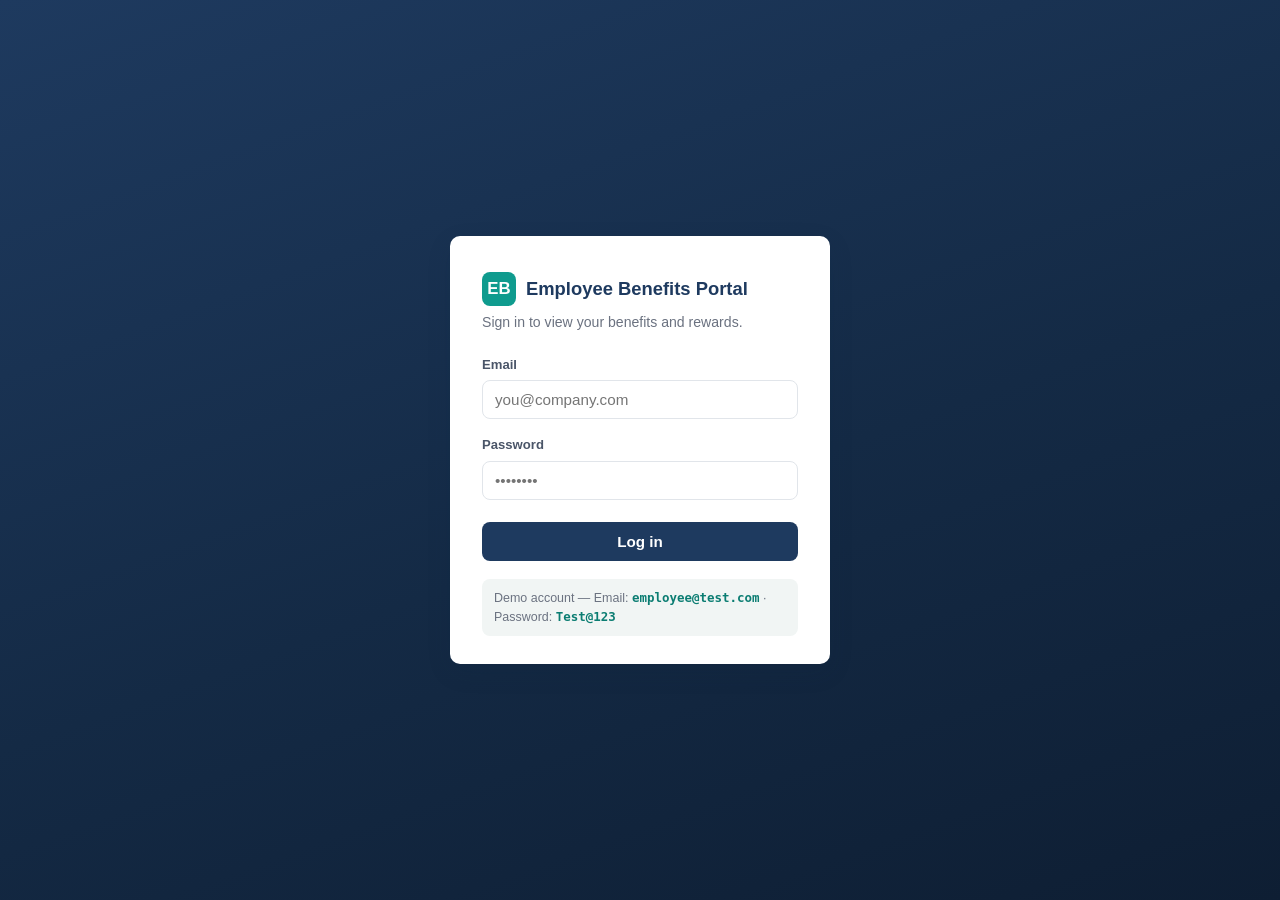
<file: frontend/index.html>
<!DOCTYPE html>
<html lang="en">
<head>
<meta charset="UTF-8">
<meta name="viewport" content="width=device-width, initial-scale=1.0">
<title>Login — Employee Benefits Portal</title>
<link rel="stylesheet" href="css/style.css">
</head>
<body>

<div class="login-wrapper">
  <div class="login-card">
    <div class="login-brand">
      <div class="logo-mark">EB</div>
      <h1>Employee Benefits Portal</h1>
    </div>
    <p class="subtitle">Sign in to view your benefits and rewards.</p>

    <div id="errorMessage" class="error-message hidden"></div>

    <div class="field-group">
      <label for="email">Email</label>
      <input type="text" id="email" name="email" placeholder="you@company.com" autocomplete="username">
    </div>

    <div class="field-group">
      <label for="password">Password</label>
      <input type="password" id="password" name="password" placeholder="••••••••" autocomplete="current-password">
    </div>

    <button id="loginBtn" class="login-btn">Log in</button>

    <div class="demo-hint">
      Demo account — Email: <code>employee@test.com</code> · Password: <code>Test@123</code>
    </div>
  </div>
</div>

<script src="js/data.js"></script>
<script src="js/auth.js"></script>
</body>
</html>
</file>
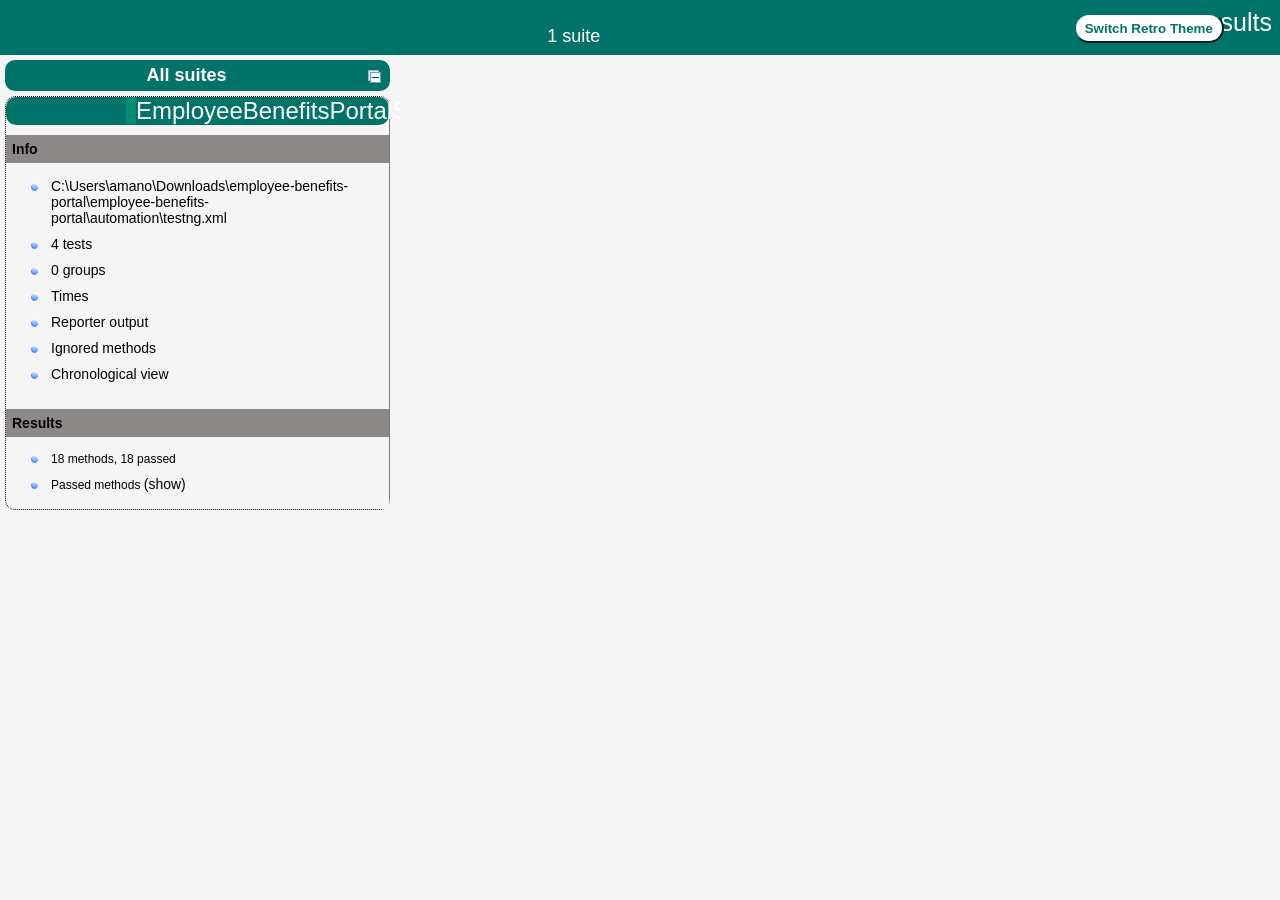
<file: automation/target/surefire-reports/index.html>
<!DOCTYPE html>

<html>
  <head>
  <meta charset='utf-8'>
  <title>TestNG reports</title>

    <link type="text/css" href="testng-reports1.css" rel="stylesheet" id="ultra" />
    <link type="text/css" href="testng-reports.css" rel="stylesheet" id="retro" disabled="false"/>
    <script type="text/javascript" src="jquery-3.6.0.min.js"></script>
    <script type="text/javascript" src="testng-reports.js"></script>
    <script type="text/javascript" src="https://www.google.com/jsapi"></script>
    <script type='text/javascript'>
      google.load('visualization', '1', {packages:['table']});
      google.setOnLoadCallback(drawTable);
      var suiteTableInitFunctions = new Array();
      var suiteTableData = new Array();
    </script>
    <!--
      <script type="text/javascript" src="jquery-ui/js/jquery-ui-1.8.16.custom.min.js"></script>
     -->
  </head>

  <body>    <div class="top-banner-root">
      <span class="top-banner-title-font">Test results</span>
      <button id="button" class="button">Switch Retro Theme</button> <!-- button -->
      <br/>
      <span class="top-banner-font-1">1 suite</span>
    </div> <!-- top-banner-root -->
    <div class="navigator-root">
      <div class="navigator-suite-header">
        <span>All suites</span>
        <a href="#" title="Collapse/expand all the suites" class="collapse-all-link">
          <img src="collapseall.gif" class="collapse-all-icon">
          </img> <!-- collapse-all-icon -->
        </a> <!-- collapse-all-link -->
      </div> <!-- navigator-suite-header -->
      <div class="suite">
        <div class="rounded-window">
          <div class="suite-header light-rounded-window-top">
            <a href="#" panel-name="suite-EmployeeBenefitsPortalSuite" class="navigator-link">
              <span class="suite-name border-passed">EmployeeBenefitsPortalSuite</span>
            </a> <!-- navigator-link -->
          </div> <!-- suite-header light-rounded-window-top -->
          <div class="navigator-suite-content">
            <div class="suite-section-title">
              <span>Info</span>
            </div> <!-- suite-section-title -->
            <div class="suite-section-content">
              <ul>
                <li>
                  <a href="#" panel-name="test-xml-EmployeeBenefitsPortalSuite" class="navigator-link ">
                    <span>C:\Users\amano\Downloads\employee-benefits-portal\employee-benefits-portal\automation\testng.xml</span>
                  </a> <!-- navigator-link  -->
                </li>
                <li>
                  <a href="#" panel-name="testlist-EmployeeBenefitsPortalSuite" class="navigator-link ">
                    <span class="test-stats">4 tests</span>
                  </a> <!-- navigator-link  -->
                </li>
                <li>
                  <a href="#" panel-name="group-EmployeeBenefitsPortalSuite" class="navigator-link ">
                    <span>0 groups</span>
                  </a> <!-- navigator-link  -->
                </li>
                <li>
                  <a href="#" panel-name="times-EmployeeBenefitsPortalSuite" class="navigator-link ">
                    <span>Times</span>
                  </a> <!-- navigator-link  -->
                </li>
                <li>
                  <a href="#" panel-name="reporter-EmployeeBenefitsPortalSuite" class="navigator-link ">
                    <span>Reporter output</span>
                  </a> <!-- navigator-link  -->
                </li>
                <li>
                  <a href="#" panel-name="ignored-methods-EmployeeBenefitsPortalSuite" class="navigator-link ">
                    <span>Ignored methods</span>
                  </a> <!-- navigator-link  -->
                </li>
                <li>
                  <a href="#" panel-name="chronological-EmployeeBenefitsPortalSuite" class="navigator-link ">
                    <span>Chronological view</span>
                  </a> <!-- navigator-link  -->
                </li>
              </ul>
            </div> <!-- suite-section-content -->
            <div class="result-section">
              <div class="suite-section-title">
                <span>Results</span>
              </div> <!-- suite-section-title -->
              <div class="suite-section-content">
                <ul>
                  <li>
                    <span class="method-stats">18 methods,   18 passed</span>
                  </li>
                  <li>
                    <span class="method-list-title passed">Passed methods</span>
                    <span class="show-or-hide-methods passed">
                      <a href="#" panel-name="suite-EmployeeBenefitsPortalSuite" class="hide-methods passed suite-EmployeeBenefitsPortalSuite"> (hide)</a> <!-- hide-methods passed suite-EmployeeBenefitsPortalSuite -->
                      <a href="#" panel-name="suite-EmployeeBenefitsPortalSuite" class="show-methods passed suite-EmployeeBenefitsPortalSuite"> (show)</a> <!-- show-methods passed suite-EmployeeBenefitsPortalSuite -->
                    </span>
                    <div class="method-list-content passed suite-EmployeeBenefitsPortalSuite">
                      <span>
                        <img src="passed.png" width="3%"/>
                        <a href="#" panel-name="suite-EmployeeBenefitsPortalSuite" title="tests.BenefitsTest" class="method navigator-link" hash-for-method="testBenefitsAreDisplayed">testBenefitsAreDisplayed</a> <!-- method navigator-link -->
                      </span>
                      <br/>
                      <span>
                        <img src="passed.png" width="3%"/>
                        <a href="#" panel-name="suite-EmployeeBenefitsPortalSuite" title="tests.BenefitsTest" class="method navigator-link" hash-for-method="testBenefitsPageOpens">testBenefitsPageOpens</a> <!-- method navigator-link -->
                      </span>
                      <br/>
                      <span>
                        <img src="passed.png" width="3%"/>
                        <a href="#" panel-name="suite-EmployeeBenefitsPortalSuite" title="tests.BenefitsTest" class="method navigator-link" hash-for-method="testFilterByCategory">testFilterByCategory</a> <!-- method navigator-link -->
                      </span>
                      <br/>
                      <span>
                        <img src="passed.png" width="3%"/>
                        <a href="#" panel-name="suite-EmployeeBenefitsPortalSuite" title="tests.RewardsTest" class="method navigator-link" hash-for-method="testInsufficientPointsValidation">testInsufficientPointsValidation</a> <!-- method navigator-link -->
                      </span>
                      <br/>
                      <span>
                        <img src="passed.png" width="3%"/>
                        <a href="#" panel-name="suite-EmployeeBenefitsPortalSuite" title="tests.LoginTest" class="method navigator-link" hash-for-method="testInvalidPassword">testInvalidPassword</a> <!-- method navigator-link -->
                      </span>
                      <br/>
                      <span>
                        <img src="passed.png" width="3%"/>
                        <a href="#" panel-name="suite-EmployeeBenefitsPortalSuite" title="tests.LoginTest" class="method navigator-link" hash-for-method="testInvalidUsername">testInvalidUsername</a> <!-- method navigator-link -->
                      </span>
                      <br/>
                      <span>
                        <img src="passed.png" width="3%"/>
                        <a href="#" panel-name="suite-EmployeeBenefitsPortalSuite" title="tests.LoginTest" class="method navigator-link" hash-for-method="testLogout">testLogout</a> <!-- method navigator-link -->
                      </span>
                      <br/>
                      <span>
                        <img src="passed.png" width="3%"/>
                        <a href="#" panel-name="suite-EmployeeBenefitsPortalSuite" title="tests.BenefitsTest" class="method navigator-link" hash-for-method="testOpenBenefitDetails">testOpenBenefitDetails</a> <!-- method navigator-link -->
                      </span>
                      <br/>
                      <span>
                        <img src="passed.png" width="3%"/>
                        <a href="#" panel-name="suite-EmployeeBenefitsPortalSuite" title="tests.RewardsTest" class="method navigator-link" hash-for-method="testPointsDeductedAfterRedemption">testPointsDeductedAfterRedemption</a> <!-- method navigator-link -->
                      </span>
                      <br/>
                      <span>
                        <img src="passed.png" width="3%"/>
                        <a href="#" panel-name="suite-EmployeeBenefitsPortalSuite" title="tests.BenefitsTest" class="method navigator-link" hash-for-method="testRedeemBenefit">testRedeemBenefit</a> <!-- method navigator-link -->
                      </span>
                      <br/>
                      <span>
                        <img src="passed.png" width="3%"/>
                        <a href="#" panel-name="suite-EmployeeBenefitsPortalSuite" title="tests.RewardsTest" class="method navigator-link" hash-for-method="testRewardPointsDisplayed">testRewardPointsDisplayed</a> <!-- method navigator-link -->
                      </span>
                      <br/>
                      <span>
                        <img src="passed.png" width="3%"/>
                        <a href="#" panel-name="suite-EmployeeBenefitsPortalSuite" title="tests.RewardsTest" class="method navigator-link" hash-for-method="testRewardsAreDisplayed">testRewardsAreDisplayed</a> <!-- method navigator-link -->
                      </span>
                      <br/>
                      <span>
                        <img src="passed.png" width="3%"/>
                        <a href="#" panel-name="suite-EmployeeBenefitsPortalSuite" title="tests.BenefitsTest" class="method navigator-link" hash-for-method="testSearchBenefit">testSearchBenefit</a> <!-- method navigator-link -->
                      </span>
                      <br/>
                      <span>
                        <img src="passed.png" width="3%"/>
                        <a href="#" panel-name="suite-EmployeeBenefitsPortalSuite" title="tests.TransactionsTest" class="method navigator-link" hash-for-method="testSearchTransaction">testSearchTransaction</a> <!-- method navigator-link -->
                      </span>
                      <br/>
                      <span>
                        <img src="passed.png" width="3%"/>
                        <a href="#" panel-name="suite-EmployeeBenefitsPortalSuite" title="tests.LoginTest" class="method navigator-link" hash-for-method="testSuccessfulLogin">testSuccessfulLogin</a> <!-- method navigator-link -->
                      </span>
                      <br/>
                      <span>
                        <img src="passed.png" width="3%"/>
                        <a href="#" panel-name="suite-EmployeeBenefitsPortalSuite" title="tests.RewardsTest" class="method navigator-link" hash-for-method="testSuccessfulRewardRedemption">testSuccessfulRewardRedemption</a> <!-- method navigator-link -->
                      </span>
                      <br/>
                      <span>
                        <img src="passed.png" width="3%"/>
                        <a href="#" panel-name="suite-EmployeeBenefitsPortalSuite" title="tests.TransactionsTest" class="method navigator-link" hash-for-method="testTransactionsAreDisplayed">testTransactionsAreDisplayed</a> <!-- method navigator-link -->
                      </span>
                      <br/>
                      <span>
                        <img src="passed.png" width="3%"/>
                        <a href="#" panel-name="suite-EmployeeBenefitsPortalSuite" title="tests.TransactionsTest" class="method navigator-link" hash-for-method="testTransactionsPageOpens">testTransactionsPageOpens</a> <!-- method navigator-link -->
                      </span>
                      <br/>
                    </div> <!-- method-list-content passed suite-EmployeeBenefitsPortalSuite -->
                  </li>
                </ul>
              </div> <!-- suite-section-content -->
            </div> <!-- result-section -->
          </div> <!-- navigator-suite-content -->
        </div> <!-- rounded-window -->
      </div> <!-- suite -->
    </div> <!-- navigator-root -->
    <div class="wrapper">
      <div class="main-panel-root">
        <div panel-name="suite-EmployeeBenefitsPortalSuite" class="panel EmployeeBenefitsPortalSuite">
          <div class="suite-EmployeeBenefitsPortalSuite-class-passed">
            <div class="main-panel-header rounded-window-top">
              <img src="passed.png"/>
              <span class="class-name">tests.BenefitsTest</span>
            </div> <!-- main-panel-header rounded-window-top -->
            <div class="main-panel-content rounded-window-bottom">
              <div class="method">
                <div class="method-content">
                  <a name="testBenefitsAreDisplayed">
                  </a> <!-- testBenefitsAreDisplayed -->
                  <span class="method-name">testBenefitsAreDisplayed</span>
                </div> <!-- method-content -->
              </div> <!-- method -->
              <div class="method">
                <div class="method-content">
                  <a name="testBenefitsPageOpens">
                  </a> <!-- testBenefitsPageOpens -->
                  <span class="method-name">testBenefitsPageOpens</span>
                </div> <!-- method-content -->
              </div> <!-- method -->
              <div class="method">
                <div class="method-content">
                  <a name="testFilterByCategory">
                  </a> <!-- testFilterByCategory -->
                  <span class="method-name">testFilterByCategory</span>
                </div> <!-- method-content -->
              </div> <!-- method -->
              <div class="method">
                <div class="method-content">
                  <a name="testOpenBenefitDetails">
                  </a> <!-- testOpenBenefitDetails -->
                  <span class="method-name">testOpenBenefitDetails</span>
                </div> <!-- method-content -->
              </div> <!-- method -->
              <div class="method">
                <div class="method-content">
                  <a name="testRedeemBenefit">
                  </a> <!-- testRedeemBenefit -->
                  <span class="method-name">testRedeemBenefit</span>
                </div> <!-- method-content -->
              </div> <!-- method -->
              <div class="method">
                <div class="method-content">
                  <a name="testSearchBenefit">
                  </a> <!-- testSearchBenefit -->
                  <span class="method-name">testSearchBenefit</span>
                </div> <!-- method-content -->
              </div> <!-- method -->
            </div> <!-- main-panel-content rounded-window-bottom -->
          </div> <!-- suite-EmployeeBenefitsPortalSuite-class-passed -->
          <div class="suite-EmployeeBenefitsPortalSuite-class-passed">
            <div class="main-panel-header rounded-window-top">
              <img src="passed.png"/>
              <span class="class-name">tests.TransactionsTest</span>
            </div> <!-- main-panel-header rounded-window-top -->
            <div class="main-panel-content rounded-window-bottom">
              <div class="method">
                <div class="method-content">
                  <a name="testSearchTransaction">
                  </a> <!-- testSearchTransaction -->
                  <span class="method-name">testSearchTransaction</span>
                </div> <!-- method-content -->
              </div> <!-- method -->
              <div class="method">
                <div class="method-content">
                  <a name="testTransactionsAreDisplayed">
                  </a> <!-- testTransactionsAreDisplayed -->
                  <span class="method-name">testTransactionsAreDisplayed</span>
                </div> <!-- method-content -->
              </div> <!-- method -->
              <div class="method">
                <div class="method-content">
                  <a name="testTransactionsPageOpens">
                  </a> <!-- testTransactionsPageOpens -->
                  <span class="method-name">testTransactionsPageOpens</span>
                </div> <!-- method-content -->
              </div> <!-- method -->
            </div> <!-- main-panel-content rounded-window-bottom -->
          </div> <!-- suite-EmployeeBenefitsPortalSuite-class-passed -->
          <div class="suite-EmployeeBenefitsPortalSuite-class-passed">
            <div class="main-panel-header rounded-window-top">
              <img src="passed.png"/>
              <span class="class-name">tests.LoginTest</span>
            </div> <!-- main-panel-header rounded-window-top -->
            <div class="main-panel-content rounded-window-bottom">
              <div class="method">
                <div class="method-content">
                  <a name="testInvalidPassword">
                  </a> <!-- testInvalidPassword -->
                  <span class="method-name">testInvalidPassword</span>
                </div> <!-- method-content -->
              </div> <!-- method -->
              <div class="method">
                <div class="method-content">
                  <a name="testInvalidUsername">
                  </a> <!-- testInvalidUsername -->
                  <span class="method-name">testInvalidUsername</span>
                </div> <!-- method-content -->
              </div> <!-- method -->
              <div class="method">
                <div class="method-content">
                  <a name="testLogout">
                  </a> <!-- testLogout -->
                  <span class="method-name">testLogout</span>
                </div> <!-- method-content -->
              </div> <!-- method -->
              <div class="method">
                <div class="method-content">
                  <a name="testSuccessfulLogin">
                  </a> <!-- testSuccessfulLogin -->
                  <span class="method-name">testSuccessfulLogin</span>
                </div> <!-- method-content -->
              </div> <!-- method -->
            </div> <!-- main-panel-content rounded-window-bottom -->
          </div> <!-- suite-EmployeeBenefitsPortalSuite-class-passed -->
          <div class="suite-EmployeeBenefitsPortalSuite-class-passed">
            <div class="main-panel-header rounded-window-top">
              <img src="passed.png"/>
              <span class="class-name">tests.RewardsTest</span>
            </div> <!-- main-panel-header rounded-window-top -->
            <div class="main-panel-content rounded-window-bottom">
              <div class="method">
                <div class="method-content">
                  <a name="testInsufficientPointsValidation">
                  </a> <!-- testInsufficientPointsValidation -->
                  <span class="method-name">testInsufficientPointsValidation</span>
                </div> <!-- method-content -->
              </div> <!-- method -->
              <div class="method">
                <div class="method-content">
                  <a name="testPointsDeductedAfterRedemption">
                  </a> <!-- testPointsDeductedAfterRedemption -->
                  <span class="method-name">testPointsDeductedAfterRedemption</span>
                </div> <!-- method-content -->
              </div> <!-- method -->
              <div class="method">
                <div class="method-content">
                  <a name="testRewardPointsDisplayed">
                  </a> <!-- testRewardPointsDisplayed -->
                  <span class="method-name">testRewardPointsDisplayed</span>
                </div> <!-- method-content -->
              </div> <!-- method -->
              <div class="method">
                <div class="method-content">
                  <a name="testRewardsAreDisplayed">
                  </a> <!-- testRewardsAreDisplayed -->
                  <span class="method-name">testRewardsAreDisplayed</span>
                </div> <!-- method-content -->
              </div> <!-- method -->
              <div class="method">
                <div class="method-content">
                  <a name="testSuccessfulRewardRedemption">
                  </a> <!-- testSuccessfulRewardRedemption -->
                  <span class="method-name">testSuccessfulRewardRedemption</span>
                </div> <!-- method-content -->
              </div> <!-- method -->
            </div> <!-- main-panel-content rounded-window-bottom -->
          </div> <!-- suite-EmployeeBenefitsPortalSuite-class-passed -->
        </div> <!-- panel EmployeeBenefitsPortalSuite -->
        <div panel-name="test-xml-EmployeeBenefitsPortalSuite" class="panel">
          <div class="main-panel-header rounded-window-top">
            <span class="header-content">C:\Users\amano\Downloads\employee-benefits-portal\employee-benefits-portal\automation\testng.xml</span>
          </div> <!-- main-panel-header rounded-window-top -->
          <div class="main-panel-content rounded-window-bottom">
            <pre>
&lt;?xml version=&quot;1.0&quot; encoding=&quot;UTF-8&quot;?&gt;
&lt;!DOCTYPE suite SYSTEM &quot;https://testng.org/testng-1.0.dtd&quot;&gt;
&lt;suite name=&quot;EmployeeBenefitsPortalSuite&quot; guice-stage=&quot;DEVELOPMENT&quot; verbose=&quot;0&quot;&gt;
  &lt;test thread-count=&quot;5&quot; name=&quot;LoginTests&quot; verbose=&quot;0&quot;&gt;
    &lt;classes&gt;
      &lt;class name=&quot;tests.LoginTest&quot;/&gt;
    &lt;/classes&gt;
  &lt;/test&gt; &lt;!-- LoginTests --&gt;
  &lt;test thread-count=&quot;5&quot; name=&quot;BenefitsTests&quot; verbose=&quot;0&quot;&gt;
    &lt;classes&gt;
      &lt;class name=&quot;tests.BenefitsTest&quot;/&gt;
    &lt;/classes&gt;
  &lt;/test&gt; &lt;!-- BenefitsTests --&gt;
  &lt;test thread-count=&quot;5&quot; name=&quot;RewardsTests&quot; verbose=&quot;0&quot;&gt;
    &lt;classes&gt;
      &lt;class name=&quot;tests.RewardsTest&quot;/&gt;
    &lt;/classes&gt;
  &lt;/test&gt; &lt;!-- RewardsTests --&gt;
  &lt;test thread-count=&quot;5&quot; name=&quot;TransactionsTests&quot; verbose=&quot;0&quot;&gt;
    &lt;classes&gt;
      &lt;class name=&quot;tests.TransactionsTest&quot;/&gt;
    &lt;/classes&gt;
  &lt;/test&gt; &lt;!-- TransactionsTests --&gt;
&lt;/suite&gt; &lt;!-- EmployeeBenefitsPortalSuite --&gt;
            </pre>
          </div> <!-- main-panel-content rounded-window-bottom -->
        </div> <!-- panel -->
        <div panel-name="testlist-EmployeeBenefitsPortalSuite" class="panel">
          <div class="main-panel-header rounded-window-top">
            <span class="header-content">Tests for EmployeeBenefitsPortalSuite</span>
          </div> <!-- main-panel-header rounded-window-top -->
          <div class="main-panel-content rounded-window-bottom">
            <ul>
              <li>
                <span class="test-name">LoginTests (1 class)</span>
              </li>
              <li>
                <span class="test-name">BenefitsTests (1 class)</span>
              </li>
              <li>
                <span class="test-name">RewardsTests (1 class)</span>
              </li>
              <li>
                <span class="test-name">TransactionsTests (1 class)</span>
              </li>
            </ul>
          </div> <!-- main-panel-content rounded-window-bottom -->
        </div> <!-- panel -->
        <div panel-name="group-EmployeeBenefitsPortalSuite" class="panel">
          <div class="main-panel-header rounded-window-top">
            <span class="header-content">Groups for EmployeeBenefitsPortalSuite</span>
          </div> <!-- main-panel-header rounded-window-top -->
          <div class="main-panel-content rounded-window-bottom">
          </div> <!-- main-panel-content rounded-window-bottom -->
        </div> <!-- panel -->
        <div panel-name="times-EmployeeBenefitsPortalSuite" class="panel">
          <div class="main-panel-header rounded-window-top">
            <span class="header-content">Times for EmployeeBenefitsPortalSuite</span>
          </div> <!-- main-panel-header rounded-window-top -->
          <div class="main-panel-content rounded-window-bottom">
            <div class="times-div">
              <script type="text/javascript">
suiteTableInitFunctions.push('tableData_EmployeeBenefitsPortalSuite');
function tableData_EmployeeBenefitsPortalSuite() {
var data = new google.visualization.DataTable();
data.addColumn('number', 'Number');
data.addColumn('string', 'Method');
data.addColumn('string', 'Class');
data.addColumn('number', 'Time (ms)');
data.addRows(18);
data.setCell(0, 0, 0)
data.setCell(0, 1, 'testLogout')
data.setCell(0, 2, 'tests.LoginTest')
data.setCell(0, 3, 962);
data.setCell(1, 0, 1)
data.setCell(1, 1, 'testInvalidPassword')
data.setCell(1, 2, 'tests.LoginTest')
data.setCell(1, 3, 844);
data.setCell(2, 0, 2)
data.setCell(2, 1, 'testInvalidUsername')
data.setCell(2, 2, 'tests.LoginTest')
data.setCell(2, 3, 768);
data.setCell(3, 0, 3)
data.setCell(3, 1, 'testSuccessfulLogin')
data.setCell(3, 2, 'tests.LoginTest')
data.setCell(3, 3, 739);
data.setCell(4, 0, 4)
data.setCell(4, 1, 'testInsufficientPointsValidation')
data.setCell(4, 2, 'tests.RewardsTest')
data.setCell(4, 3, 317);
data.setCell(5, 0, 5)
data.setCell(5, 1, 'testFilterByCategory')
data.setCell(5, 2, 'tests.BenefitsTest')
data.setCell(5, 3, 301);
data.setCell(6, 0, 6)
data.setCell(6, 1, 'testOpenBenefitDetails')
data.setCell(6, 2, 'tests.BenefitsTest')
data.setCell(6, 3, 291);
data.setCell(7, 0, 7)
data.setCell(7, 1, 'testRedeemBenefit')
data.setCell(7, 2, 'tests.BenefitsTest')
data.setCell(7, 3, 281);
data.setCell(8, 0, 8)
data.setCell(8, 1, 'testPointsDeductedAfterRedemption')
data.setCell(8, 2, 'tests.RewardsTest')
data.setCell(8, 3, 214);
data.setCell(9, 0, 9)
data.setCell(9, 1, 'testSearchBenefit')
data.setCell(9, 2, 'tests.BenefitsTest')
data.setCell(9, 3, 200);
data.setCell(10, 0, 10)
data.setCell(10, 1, 'testRewardsAreDisplayed')
data.setCell(10, 2, 'tests.RewardsTest')
data.setCell(10, 3, 193);
data.setCell(11, 0, 11)
data.setCell(11, 1, 'testSuccessfulRewardRedemption')
data.setCell(11, 2, 'tests.RewardsTest')
data.setCell(11, 3, 126);
data.setCell(12, 0, 12)
data.setCell(12, 1, 'testSearchTransaction')
data.setCell(12, 2, 'tests.TransactionsTest')
data.setCell(12, 3, 111);
data.setCell(13, 0, 13)
data.setCell(13, 1, 'testTransactionsAreDisplayed')
data.setCell(13, 2, 'tests.TransactionsTest')
data.setCell(13, 3, 73);
data.setCell(14, 0, 14)
data.setCell(14, 1, 'testBenefitsPageOpens')
data.setCell(14, 2, 'tests.BenefitsTest')
data.setCell(14, 3, 53);
data.setCell(15, 0, 15)
data.setCell(15, 1, 'testTransactionsPageOpens')
data.setCell(15, 2, 'tests.TransactionsTest')
data.setCell(15, 3, 51);
data.setCell(16, 0, 16)
data.setCell(16, 1, 'testRewardPointsDisplayed')
data.setCell(16, 2, 'tests.RewardsTest')
data.setCell(16, 3, 50);
data.setCell(17, 0, 17)
data.setCell(17, 1, 'testBenefitsAreDisplayed')
data.setCell(17, 2, 'tests.BenefitsTest')
data.setCell(17, 3, 35);
window.suiteTableData['EmployeeBenefitsPortalSuite']= { tableData: data, tableDiv: 'times-div-EmployeeBenefitsPortalSuite'}
return data;
}
              </script>
              <span class="suite-total-time">Total running time: 5 seconds</span>
              <div id="times-div-EmployeeBenefitsPortalSuite">
              </div> <!-- times-div-EmployeeBenefitsPortalSuite -->
            </div> <!-- times-div -->
          </div> <!-- main-panel-content rounded-window-bottom -->
        </div> <!-- panel -->
        <div panel-name="reporter-EmployeeBenefitsPortalSuite" class="panel">
          <div class="main-panel-header rounded-window-top">
            <span class="header-content">Reporter output for EmployeeBenefitsPortalSuite</span>
          </div> <!-- main-panel-header rounded-window-top -->
          <div class="main-panel-content rounded-window-bottom">
          </div> <!-- main-panel-content rounded-window-bottom -->
        </div> <!-- panel -->
        <div panel-name="ignored-methods-EmployeeBenefitsPortalSuite" class="panel">
          <div class="main-panel-header rounded-window-top">
            <span class="header-content">0 ignored methods</span>
          </div> <!-- main-panel-header rounded-window-top -->
          <div class="main-panel-content rounded-window-bottom">
          </div> <!-- main-panel-content rounded-window-bottom -->
        </div> <!-- panel -->
        <div panel-name="chronological-EmployeeBenefitsPortalSuite" class="panel">
          <div class="main-panel-header rounded-window-top">
            <span class="header-content">Methods in chronological order</span>
          </div> <!-- main-panel-header rounded-window-top -->
          <div class="main-panel-content rounded-window-bottom">
            <div class="chronological-class">
              <div class="chronological-class-name">tests.LoginTest</div> <!-- chronological-class-name -->
              <div class="configuration-method before">
                <span class="method-name">setUp</span>
                <span class="method-start">0 ms</span>
              </div> <!-- configuration-method before -->
              <div class="test-method">
                <span class="method-name">testInvalidPassword</span>
                <span class="method-start">2348 ms</span>
              </div> <!-- test-method -->
              <div class="configuration-method after">
                <span class="method-name">tearDown([TestResult name=testInvalidPassword status=SUCCESS method=LoginTest.testInvalidPassword()[pri:0, in...)</span>
                <span class="method-start">3195 ms</span>
              </div> <!-- configuration-method after -->
              <div class="configuration-method before">
                <span class="method-name">setUp</span>
                <span class="method-start">3525 ms</span>
              </div> <!-- configuration-method before -->
              <div class="test-method">
                <span class="method-name">testInvalidUsername</span>
                <span class="method-start">4413 ms</span>
              </div> <!-- test-method -->
              <div class="configuration-method after">
                <span class="method-name">tearDown([TestResult name=testInvalidUsername status=SUCCESS method=LoginTest.testInvalidUsername()[pri:0, in...)</span>
                <span class="method-start">5182 ms</span>
              </div> <!-- configuration-method after -->
              <div class="configuration-method before">
                <span class="method-name">setUp</span>
                <span class="method-start">5704 ms</span>
              </div> <!-- configuration-method before -->
              <div class="test-method">
                <span class="method-name">testLogout</span>
                <span class="method-start">6448 ms</span>
              </div> <!-- test-method -->
              <div class="configuration-method after">
                <span class="method-name">tearDown([TestResult name=testLogout status=SUCCESS method=LoginTest.testLogout()[pri:0, instance:tests.Login...)</span>
                <span class="method-start">7411 ms</span>
              </div> <!-- configuration-method after -->
              <div class="configuration-method before">
                <span class="method-name">setUp</span>
                <span class="method-start">7758 ms</span>
              </div> <!-- configuration-method before -->
              <div class="test-method">
                <span class="method-name">testSuccessfulLogin</span>
                <span class="method-start">8486 ms</span>
              </div> <!-- test-method -->
              <div class="configuration-method after">
                <span class="method-name">tearDown([TestResult name=testSuccessfulLogin status=SUCCESS method=LoginTest.testSuccessfulLogin()[pri:0, in...)</span>
                <span class="method-start">9225 ms</span>
              </div> <!-- configuration-method after -->
            </div> <!-- chronological-class -->
            <div class="chronological-class">
              <div class="chronological-class-name">tests.BenefitsTest</div> <!-- chronological-class-name -->
              <div class="configuration-method before">
                <span class="method-name">setUp</span>
                <span class="method-start">9450 ms</span>
              </div> <!-- configuration-method before -->
              <div class="configuration-method before">
                <span class="method-name">goToBenefitsPage</span>
                <span class="method-start">10101 ms</span>
              </div> <!-- configuration-method before -->
              <div class="test-method">
                <span class="method-name">testBenefitsAreDisplayed</span>
                <span class="method-start">10945 ms</span>
              </div> <!-- test-method -->
              <div class="configuration-method after">
                <span class="method-name">tearDown([TestResult name=testBenefitsAreDisplayed status=SUCCESS method=BenefitsTest.testBenefitsAreDisplaye...)</span>
                <span class="method-start">10980 ms</span>
              </div> <!-- configuration-method after -->
              <div class="configuration-method before">
                <span class="method-name">setUp</span>
                <span class="method-start">11201 ms</span>
              </div> <!-- configuration-method before -->
              <div class="configuration-method before">
                <span class="method-name">goToBenefitsPage</span>
                <span class="method-start">11949 ms</span>
              </div> <!-- configuration-method before -->
              <div class="test-method">
                <span class="method-name">testBenefitsPageOpens</span>
                <span class="method-start">12979 ms</span>
              </div> <!-- test-method -->
              <div class="configuration-method after">
                <span class="method-name">tearDown([TestResult name=testBenefitsPageOpens status=SUCCESS method=BenefitsTest.testBenefitsPageOpens()[pr...)</span>
                <span class="method-start">13033 ms</span>
              </div> <!-- configuration-method after -->
              <div class="configuration-method before">
                <span class="method-name">setUp</span>
                <span class="method-start">13257 ms</span>
              </div> <!-- configuration-method before -->
              <div class="configuration-method before">
                <span class="method-name">goToBenefitsPage</span>
                <span class="method-start">13894 ms</span>
              </div> <!-- configuration-method before -->
              <div class="test-method">
                <span class="method-name">testFilterByCategory</span>
                <span class="method-start">14791 ms</span>
              </div> <!-- test-method -->
              <div class="configuration-method after">
                <span class="method-name">tearDown([TestResult name=testFilterByCategory status=SUCCESS method=BenefitsTest.testFilterByCategory()[pri:...)</span>
                <span class="method-start">15093 ms</span>
              </div> <!-- configuration-method after -->
              <div class="configuration-method before">
                <span class="method-name">setUp</span>
                <span class="method-start">15296 ms</span>
              </div> <!-- configuration-method before -->
              <div class="configuration-method before">
                <span class="method-name">goToBenefitsPage</span>
                <span class="method-start">15949 ms</span>
              </div> <!-- configuration-method before -->
              <div class="test-method">
                <span class="method-name">testOpenBenefitDetails</span>
                <span class="method-start">16938 ms</span>
              </div> <!-- test-method -->
              <div class="configuration-method after">
                <span class="method-name">tearDown([TestResult name=testOpenBenefitDetails status=SUCCESS method=BenefitsTest.testOpenBenefitDetails()[...)</span>
                <span class="method-start">17232 ms</span>
              </div> <!-- configuration-method after -->
              <div class="configuration-method before">
                <span class="method-name">setUp</span>
                <span class="method-start">17492 ms</span>
              </div> <!-- configuration-method before -->
              <div class="configuration-method before">
                <span class="method-name">goToBenefitsPage</span>
                <span class="method-start">18193 ms</span>
              </div> <!-- configuration-method before -->
              <div class="test-method">
                <span class="method-name">testRedeemBenefit</span>
                <span class="method-start">19074 ms</span>
              </div> <!-- test-method -->
              <div class="configuration-method after">
                <span class="method-name">tearDown([TestResult name=testRedeemBenefit status=SUCCESS method=BenefitsTest.testRedeemBenefit()[pri:0, ins...)</span>
                <span class="method-start">19357 ms</span>
              </div> <!-- configuration-method after -->
              <div class="configuration-method before">
                <span class="method-name">setUp</span>
                <span class="method-start">19666 ms</span>
              </div> <!-- configuration-method before -->
              <div class="configuration-method before">
                <span class="method-name">goToBenefitsPage</span>
                <span class="method-start">20409 ms</span>
              </div> <!-- configuration-method before -->
              <div class="test-method">
                <span class="method-name">testSearchBenefit</span>
                <span class="method-start">21449 ms</span>
              </div> <!-- test-method -->
              <div class="configuration-method after">
                <span class="method-name">tearDown([TestResult name=testSearchBenefit status=SUCCESS method=BenefitsTest.testSearchBenefit()[pri:0, ins...)</span>
                <span class="method-start">21650 ms</span>
              </div> <!-- configuration-method after -->
            </div> <!-- chronological-class -->
            <div class="chronological-class">
              <div class="chronological-class-name">tests.RewardsTest</div> <!-- chronological-class-name -->
              <div class="configuration-method before">
                <span class="method-name">setUp</span>
                <span class="method-start">22047 ms</span>
              </div> <!-- configuration-method before -->
              <div class="configuration-method before">
                <span class="method-name">goToRewardsPage</span>
                <span class="method-start">23067 ms</span>
              </div> <!-- configuration-method before -->
              <div class="test-method">
                <span class="method-name">testInsufficientPointsValidation</span>
                <span class="method-start">24077 ms</span>
              </div> <!-- test-method -->
              <div class="configuration-method after">
                <span class="method-name">tearDown([TestResult name=testInsufficientPointsValidation status=SUCCESS method=RewardsTest.testInsufficient...)</span>
                <span class="method-start">24394 ms</span>
              </div> <!-- configuration-method after -->
              <div class="configuration-method before">
                <span class="method-name">setUp</span>
                <span class="method-start">24586 ms</span>
              </div> <!-- configuration-method before -->
              <div class="configuration-method before">
                <span class="method-name">goToRewardsPage</span>
                <span class="method-start">25278 ms</span>
              </div> <!-- configuration-method before -->
              <div class="test-method">
                <span class="method-name">testPointsDeductedAfterRedemption</span>
                <span class="method-start">26095 ms</span>
              </div> <!-- test-method -->
              <div class="configuration-method after">
                <span class="method-name">tearDown([TestResult name=testPointsDeductedAfterRedemption status=SUCCESS method=RewardsTest.testPointsDeduc...)</span>
                <span class="method-start">26310 ms</span>
              </div> <!-- configuration-method after -->
              <div class="configuration-method before">
                <span class="method-name">setUp</span>
                <span class="method-start">26607 ms</span>
              </div> <!-- configuration-method before -->
              <div class="configuration-method before">
                <span class="method-name">goToRewardsPage</span>
                <span class="method-start">27323 ms</span>
              </div> <!-- configuration-method before -->
              <div class="test-method">
                <span class="method-name">testRewardPointsDisplayed</span>
                <span class="method-start">28264 ms</span>
              </div> <!-- test-method -->
              <div class="configuration-method after">
                <span class="method-name">tearDown([TestResult name=testRewardPointsDisplayed status=SUCCESS method=RewardsTest.testRewardPointsDisplay...)</span>
                <span class="method-start">28314 ms</span>
              </div> <!-- configuration-method after -->
              <div class="configuration-method before">
                <span class="method-name">setUp</span>
                <span class="method-start">28712 ms</span>
              </div> <!-- configuration-method before -->
              <div class="configuration-method before">
                <span class="method-name">goToRewardsPage</span>
                <span class="method-start">29427 ms</span>
              </div> <!-- configuration-method before -->
              <div class="test-method">
                <span class="method-name">testRewardsAreDisplayed</span>
                <span class="method-start">30270 ms</span>
              </div> <!-- test-method -->
              <div class="configuration-method after">
                <span class="method-name">tearDown([TestResult name=testRewardsAreDisplayed status=SUCCESS method=RewardsTest.testRewardsAreDisplayed()...)</span>
                <span class="method-start">30465 ms</span>
              </div> <!-- configuration-method after -->
              <div class="configuration-method before">
                <span class="method-name">setUp</span>
                <span class="method-start">30769 ms</span>
              </div> <!-- configuration-method before -->
              <div class="configuration-method before">
                <span class="method-name">goToRewardsPage</span>
                <span class="method-start">31476 ms</span>
              </div> <!-- configuration-method before -->
              <div class="test-method">
                <span class="method-name">testSuccessfulRewardRedemption</span>
                <span class="method-start">32440 ms</span>
              </div> <!-- test-method -->
              <div class="configuration-method after">
                <span class="method-name">tearDown([TestResult name=testSuccessfulRewardRedemption status=SUCCESS method=RewardsTest.testSuccessfulRewa...)</span>
                <span class="method-start">32566 ms</span>
              </div> <!-- configuration-method after -->
            </div> <!-- chronological-class -->
            <div class="chronological-class">
              <div class="chronological-class-name">tests.TransactionsTest</div> <!-- chronological-class-name -->
              <div class="configuration-method before">
                <span class="method-name">setUp</span>
                <span class="method-start">32784 ms</span>
              </div> <!-- configuration-method before -->
              <div class="configuration-method before">
                <span class="method-name">goToTransactionsPage</span>
                <span class="method-start">33496 ms</span>
              </div> <!-- configuration-method before -->
              <div class="test-method">
                <span class="method-name">testSearchTransaction</span>
                <span class="method-start">34365 ms</span>
              </div> <!-- test-method -->
              <div class="configuration-method after">
                <span class="method-name">tearDown([TestResult name=testSearchTransaction status=SUCCESS method=TransactionsTest.testSearchTransaction(...)</span>
                <span class="method-start">34477 ms</span>
              </div> <!-- configuration-method after -->
              <div class="configuration-method before">
                <span class="method-name">setUp</span>
                <span class="method-start">34686 ms</span>
              </div> <!-- configuration-method before -->
              <div class="configuration-method before">
                <span class="method-name">goToTransactionsPage</span>
                <span class="method-start">35513 ms</span>
              </div> <!-- configuration-method before -->
              <div class="test-method">
                <span class="method-name">testTransactionsAreDisplayed</span>
                <span class="method-start">36433 ms</span>
              </div> <!-- test-method -->
              <div class="configuration-method after">
                <span class="method-name">tearDown([TestResult name=testTransactionsAreDisplayed status=SUCCESS method=TransactionsTest.testTransaction...)</span>
                <span class="method-start">36507 ms</span>
              </div> <!-- configuration-method after -->
              <div class="configuration-method before">
                <span class="method-name">setUp</span>
                <span class="method-start">36808 ms</span>
              </div> <!-- configuration-method before -->
              <div class="configuration-method before">
                <span class="method-name">goToTransactionsPage</span>
                <span class="method-start">37626 ms</span>
              </div> <!-- configuration-method before -->
              <div class="test-method">
                <span class="method-name">testTransactionsPageOpens</span>
                <span class="method-start">38550 ms</span>
              </div> <!-- test-method -->
              <div class="configuration-method after">
                <span class="method-name">tearDown([TestResult name=testTransactionsPageOpens status=SUCCESS method=TransactionsTest.testTransactionsPa...)</span>
                <span class="method-start">38602 ms</span>
              </div> <!-- configuration-method after -->
          </div> <!-- main-panel-content rounded-window-bottom -->
        </div> <!-- panel -->
      </div> <!-- main-panel-root -->
    </div> <!-- wrapper -->
  </body>
<script type="text/javascript" src="testng-reports2.js"></script>
</html>
</file>
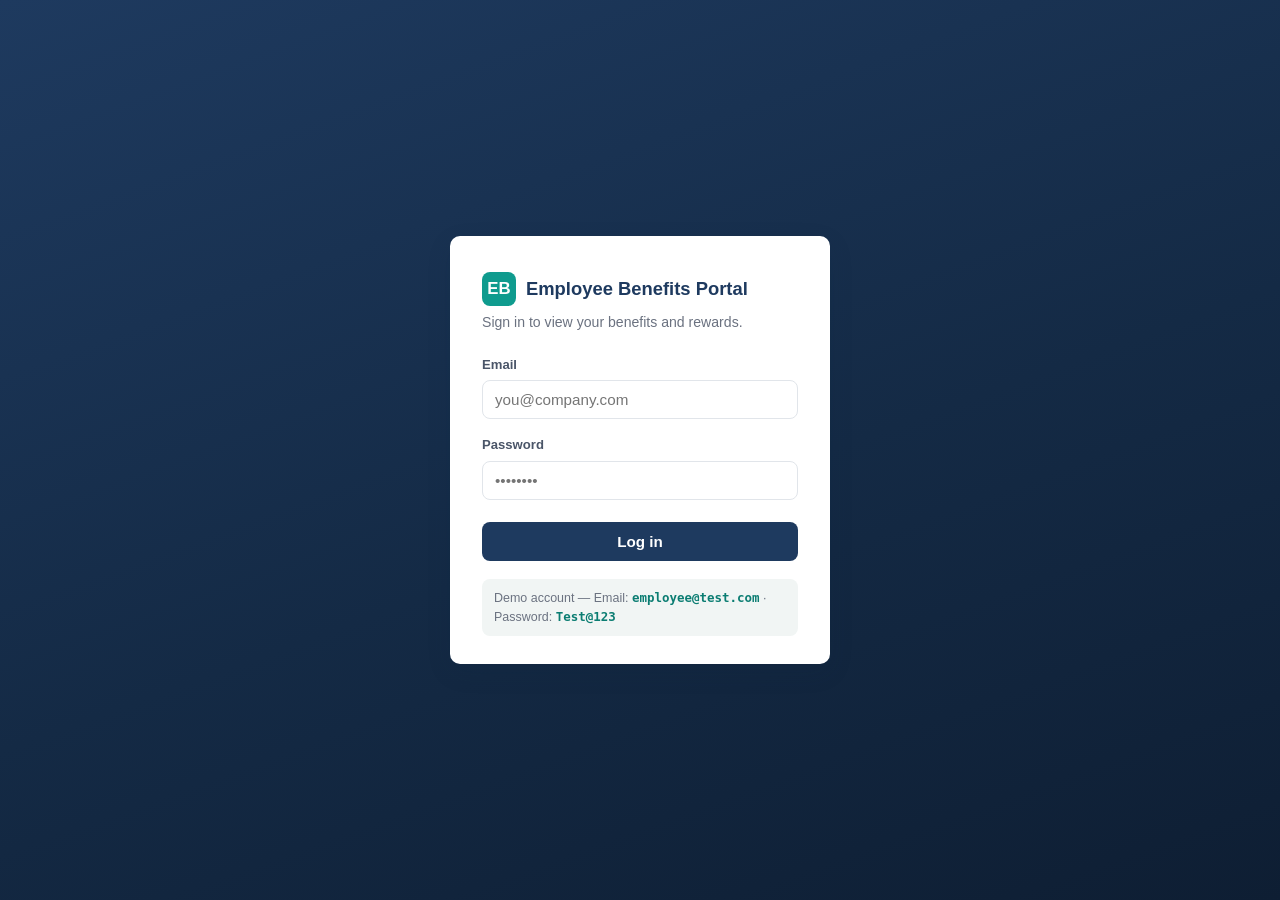
<file: frontend/benefits.html>
<!DOCTYPE html>
<html lang="en">
<head>
<meta charset="UTF-8">
<meta name="viewport" content="width=device-width, initial-scale=1.0">
<title>Benefits — Employee Benefits Portal</title>
<link rel="stylesheet" href="css/style.css">
</head>
<body>

<div class="app-shell">
  <aside class="sidebar">
    <div class="brand">
      <div class="logo-mark">EB</div>
      <span>Benefits Portal</span>
    </div>
    <ul class="nav-menu">
      <li><a href="dashboard.html" id="navDashboard">Dashboard</a></li>
      <li><a href="benefits.html" id="navBenefits" class="active">Benefits</a></li>
      <li><a href="rewards.html" id="navRewards">Rewards</a></li>
      <li><a href="transactions.html" id="navTransactions">Transactions</a></li>
    </ul>
    <div class="sidebar-footer">
      <button id="navLogout" class="logout-btn">Logout</button>
    </div>
  </aside>

  <main class="main-content">
    <div class="page-header">
      <h2>Benefits</h2>
      <p>Browse and redeem employee benefits across every category.</p>
    </div>

    <div class="filters-row">
      <input type="text" id="searchBenefit" placeholder="Search benefits by name...">
      <select id="categoryFilter">
        <option value="All">All Categories</option>
        <option value="Food">Food</option>
        <option value="Shopping">Shopping</option>
        <option value="Travel">Travel</option>
        <option value="Entertainment">Entertainment</option>
        <option value="Fitness">Fitness</option>
      </select>
    </div>

    <div class="card-grid" id="benefitsList">
    </div>
  </main>
</div>

<div class="modal-overlay hidden" id="benefitModal">
  <div class="modal-box">
    <h3 id="modalBenefitName">Benefit</h3>
    <div id="modalBenefitBody"></div>
    <button class="modal-close-btn" id="modalCloseBtn">Close</button>
  </div>
</div>

<script src="js/data.js"></script>
<script src="js/benefits.js"></script>
</body>
</html>
</file>
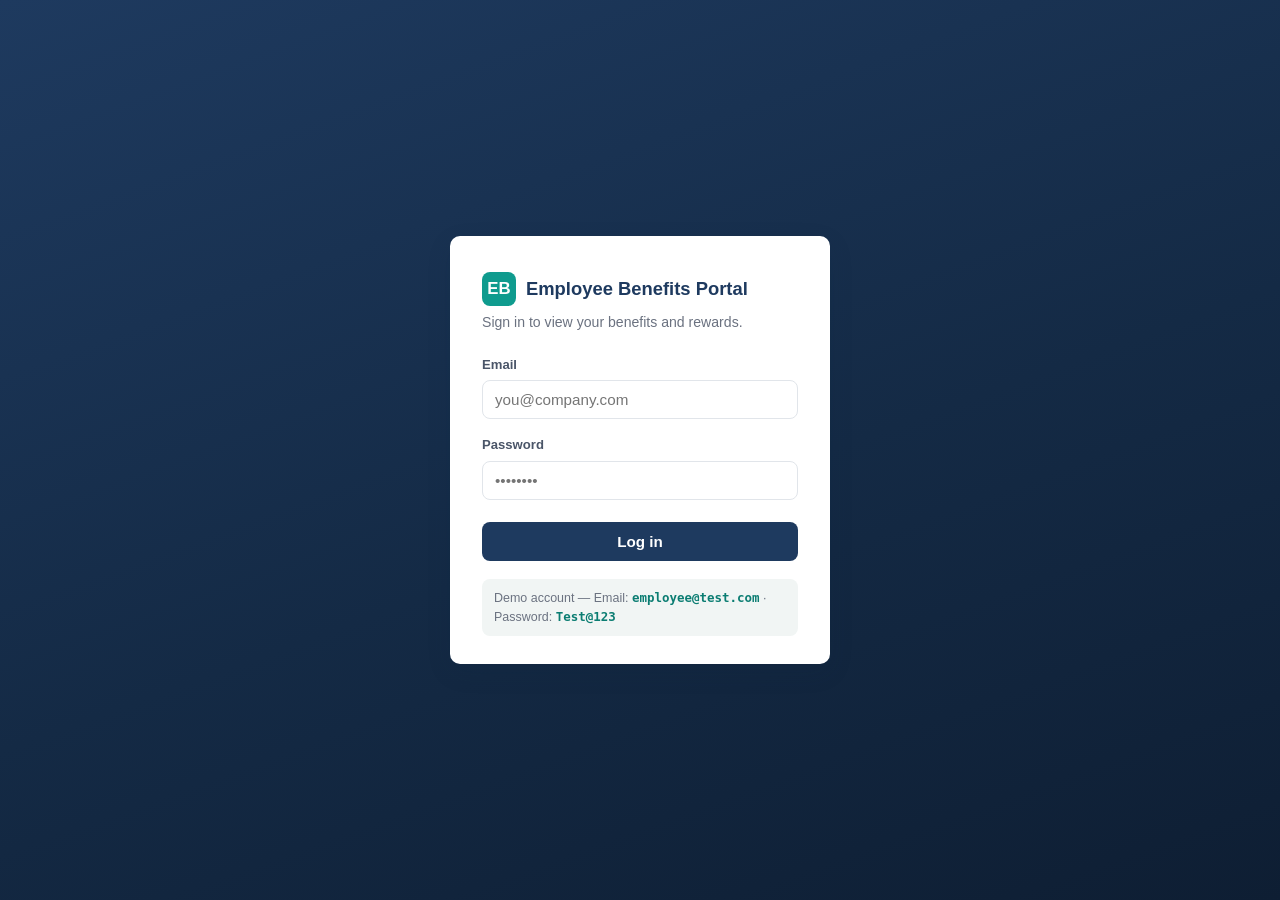
<file: frontend/dashboard.html>
<!DOCTYPE html>
<html lang="en">
<head>
<meta charset="UTF-8">
<meta name="viewport" content="width=device-width, initial-scale=1.0">
<title>Dashboard — Employee Benefits Portal</title>
<link rel="stylesheet" href="css/style.css">
</head>
<body>

<div class="app-shell">
  <aside class="sidebar">
    <div class="brand">
      <div class="logo-mark">EB</div>
      <span>Benefits Portal</span>
    </div>
    <ul class="nav-menu">
      <li><a href="dashboard.html" id="navDashboard" class="active">Dashboard</a></li>
      <li><a href="benefits.html" id="navBenefits">Benefits</a></li>
      <li><a href="rewards.html" id="navRewards">Rewards</a></li>
      <li><a href="transactions.html" id="navTransactions">Transactions</a></li>
    </ul>
    <div class="sidebar-footer">
      <button id="navLogout" class="logout-btn">Logout</button>
    </div>
  </aside>

  <main class="main-content">
    <div class="page-header">
      <h2>Welcome back, <span id="employeeName">—</span></h2>
      <p>Here's a snapshot of your benefits and rewards.</p>
    </div>

    <div class="stat-grid">
      <div class="stat-card">
        <div class="stat-label">Reward Points</div>
        <div class="stat-value" id="rewardPoints">0</div>
      </div>
      <div class="stat-card">
        <div class="stat-label">Available Benefits</div>
        <div class="stat-value" id="benefitsCount">0</div>
      </div>
    </div>

    <h3 class="section-title">Recent Transactions</h3>
    <table class="data-table" id="recentTransactions">
      <thead>
        <tr>
          <th>Transaction</th>
          <th>Type</th>
          <th>Points</th>
          <th>Status</th>
        </tr>
      </thead>
      <tbody id="recentTransactionsBody">
      </tbody>
    </table>
  </main>
</div>

<script src="js/data.js"></script>
<script src="js/dashboard.js"></script>
</body>
</html>
</file>
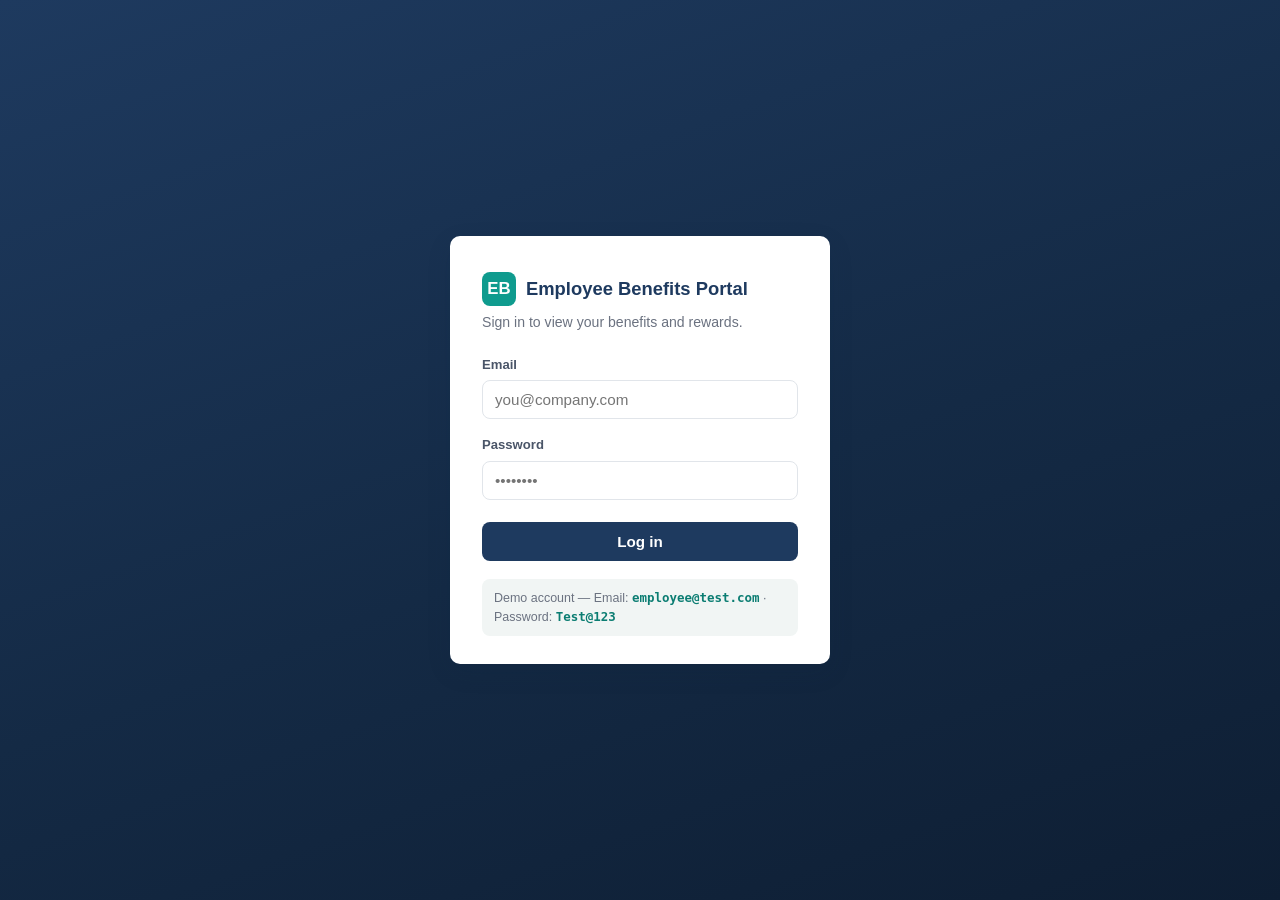
<file: frontend/rewards.html>
<!DOCTYPE html>
<html lang="en">
<head>
<meta charset="UTF-8">
<meta name="viewport" content="width=device-width, initial-scale=1.0">
<title>Rewards — Employee Benefits Portal</title>
<link rel="stylesheet" href="css/style.css">
</head>
<body>

<div class="app-shell">
  <aside class="sidebar">
    <div class="brand">
      <div class="logo-mark">EB</div>
      <span>Benefits Portal</span>
    </div>
    <ul class="nav-menu">
      <li><a href="dashboard.html" id="navDashboard">Dashboard</a></li>
      <li><a href="benefits.html" id="navBenefits">Benefits</a></li>
      <li><a href="rewards.html" id="navRewards" class="active">Rewards</a></li>
      <li><a href="transactions.html" id="navTransactions">Transactions</a></li>
    </ul>
    <div class="sidebar-footer">
      <button id="navLogout" class="logout-btn">Logout</button>
    </div>
  </aside>

  <main class="main-content">
    <div class="page-header">
      <h2>Rewards</h2>
      <p>Redeem your reward points for vouchers.</p>
    </div>

    <div class="stat-grid">
      <div class="stat-card">
        <div class="stat-label">Current Points</div>
        <div class="stat-value" id="currentPoints">0</div>
      </div>
    </div>

    <h3 class="section-title">Available Rewards</h3>
    <div class="card-grid" id="rewardsList">
    </div>
  </main>
</div>

<script src="js/data.js"></script>
<script src="js/rewards.js"></script>
</body>
</html>
</file>
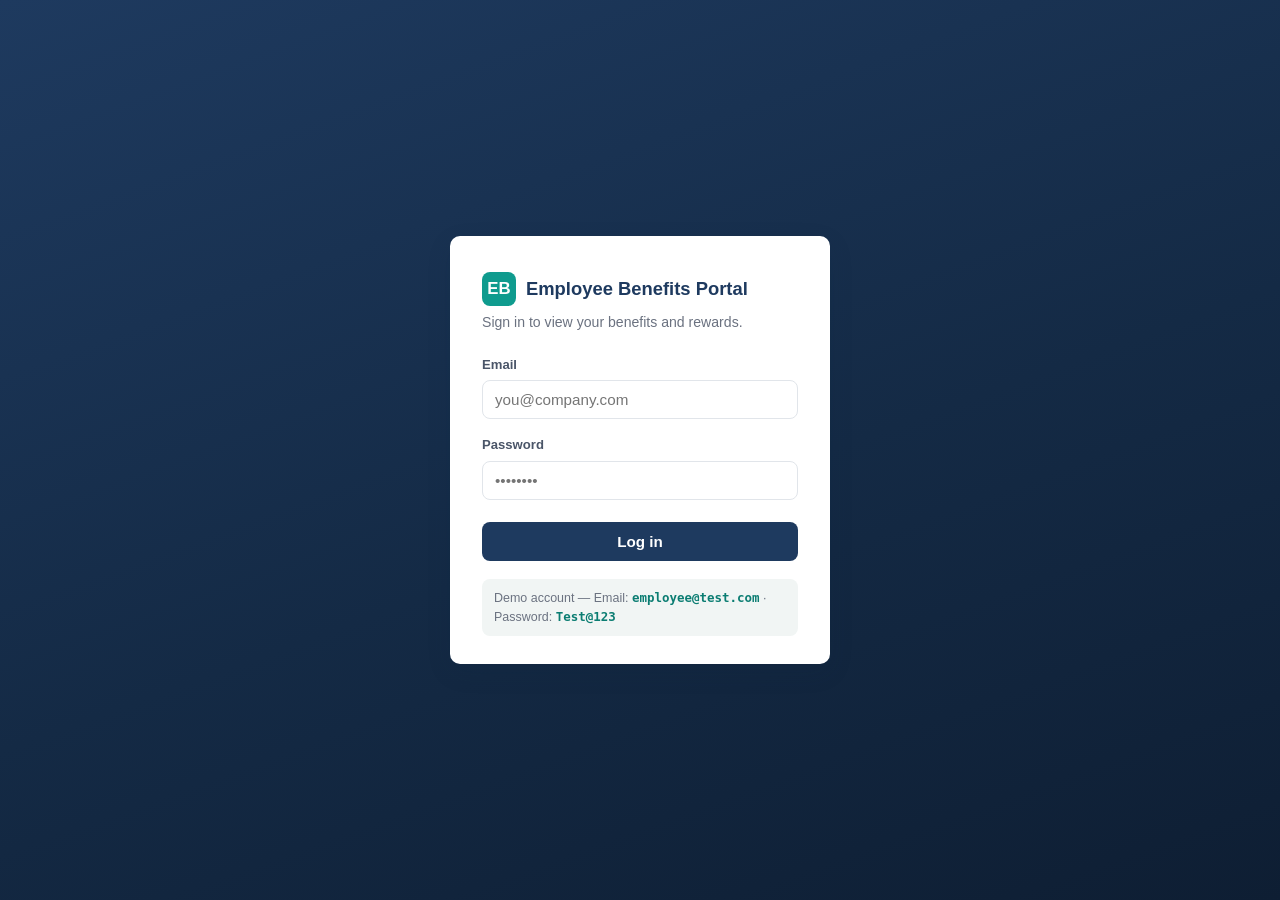
<file: frontend/transactions.html>
<!DOCTYPE html>
<html lang="en">
<head>
<meta charset="UTF-8">
<meta name="viewport" content="width=device-width, initial-scale=1.0">
<title>Transactions — Employee Benefits Portal</title>
<link rel="stylesheet" href="css/style.css">
</head>
<body>

<div class="app-shell">
  <aside class="sidebar">
    <div class="brand">
      <div class="logo-mark">EB</div>
      <span>Benefits Portal</span>
    </div>
    <ul class="nav-menu">
      <li><a href="dashboard.html" id="navDashboard">Dashboard</a></li>
      <li><a href="benefits.html" id="navBenefits">Benefits</a></li>
      <li><a href="rewards.html" id="navRewards">Rewards</a></li>
      <li><a href="transactions.html" id="navTransactions" class="active">Transactions</a></li>
    </ul>
    <div class="sidebar-footer">
      <button id="navLogout" class="logout-btn">Logout</button>
    </div>
  </aside>

  <main class="main-content">
    <div class="page-header">
      <h2>Transactions</h2>
      <p>A record of every benefit and reward you've redeemed.</p>
    </div>

    <div class="filters-row">
      <input type="text" id="searchTransaction" placeholder="Search transactions by name...">
    </div>

    <table class="data-table" id="transactionsTable">
      <thead>
        <tr>
          <th>Transaction</th>
          <th>Type</th>
          <th>Points</th>
          <th>Status</th>
        </tr>
      </thead>
      <tbody id="transactionsBody">
      </tbody>
    </table>
  </main>
</div>

<script src="js/data.js"></script>
<script src="js/transactions.js"></script>
</body>
</html>
</file>
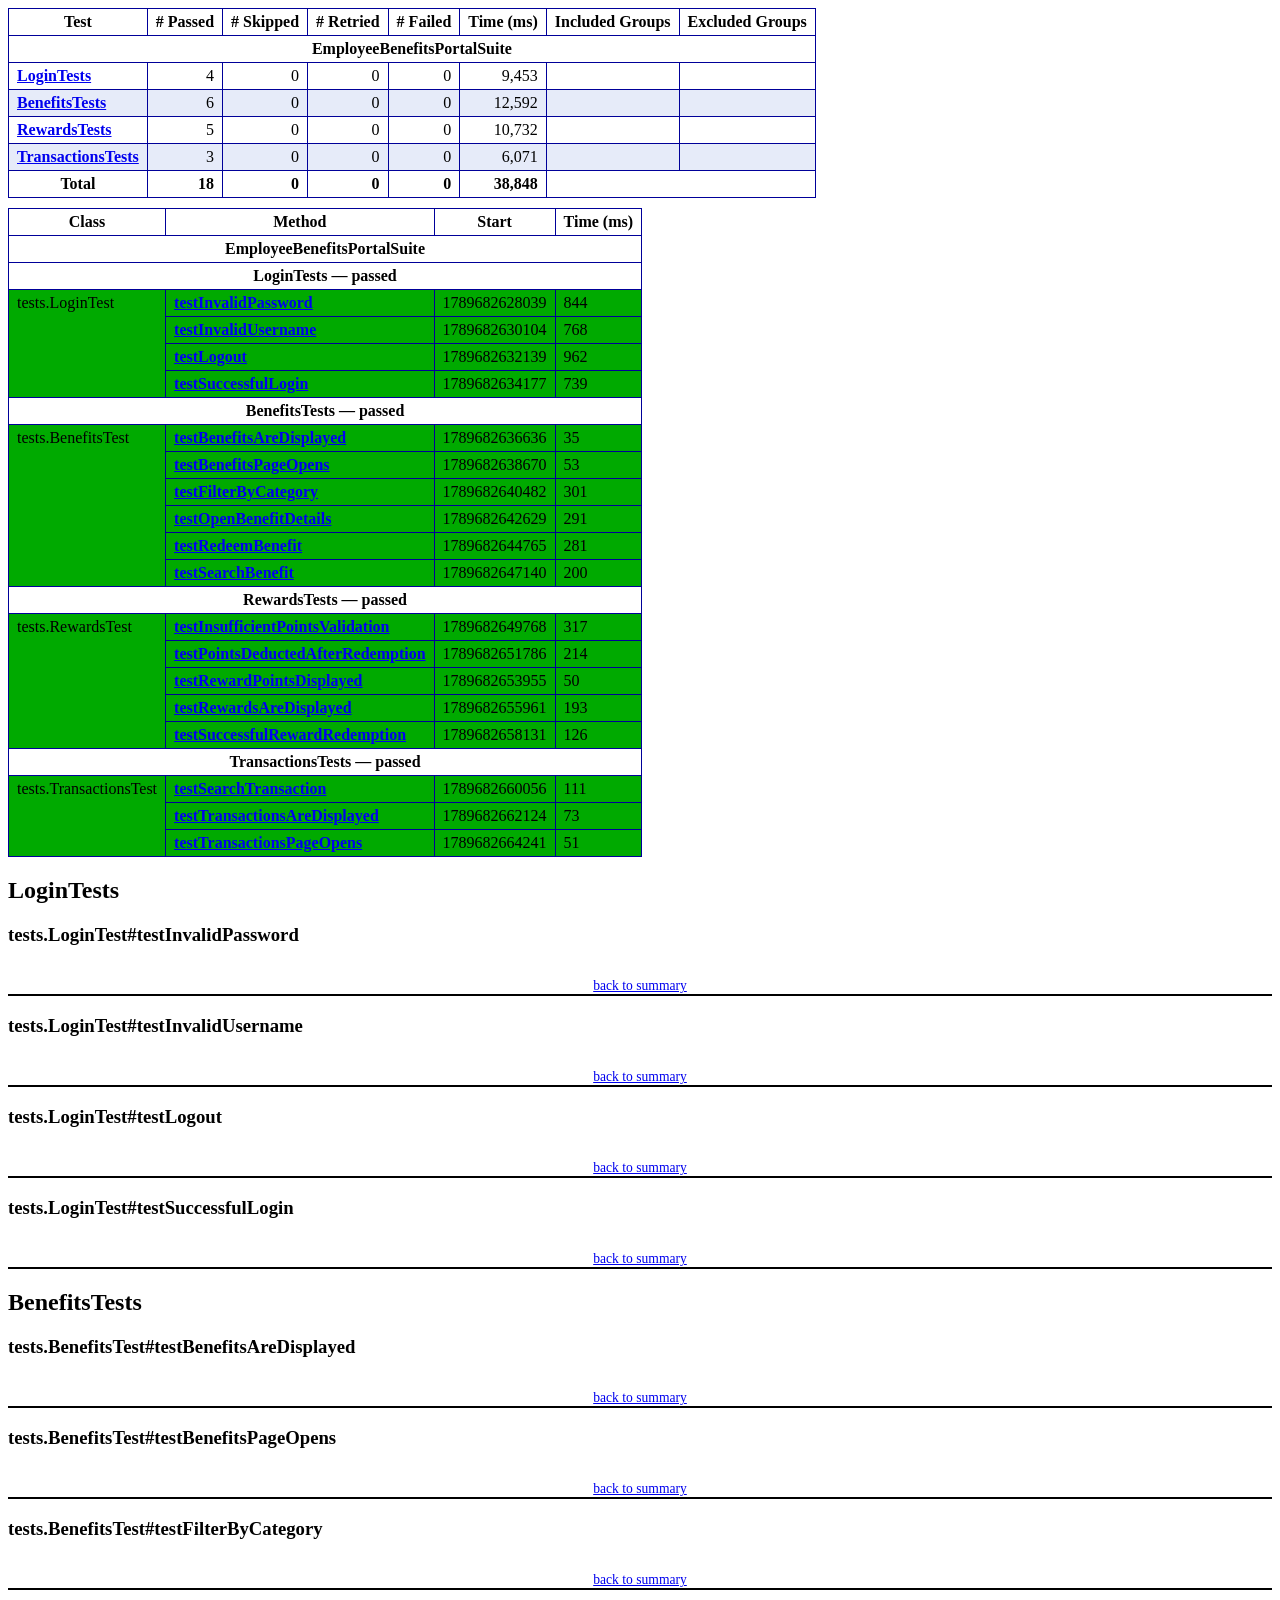
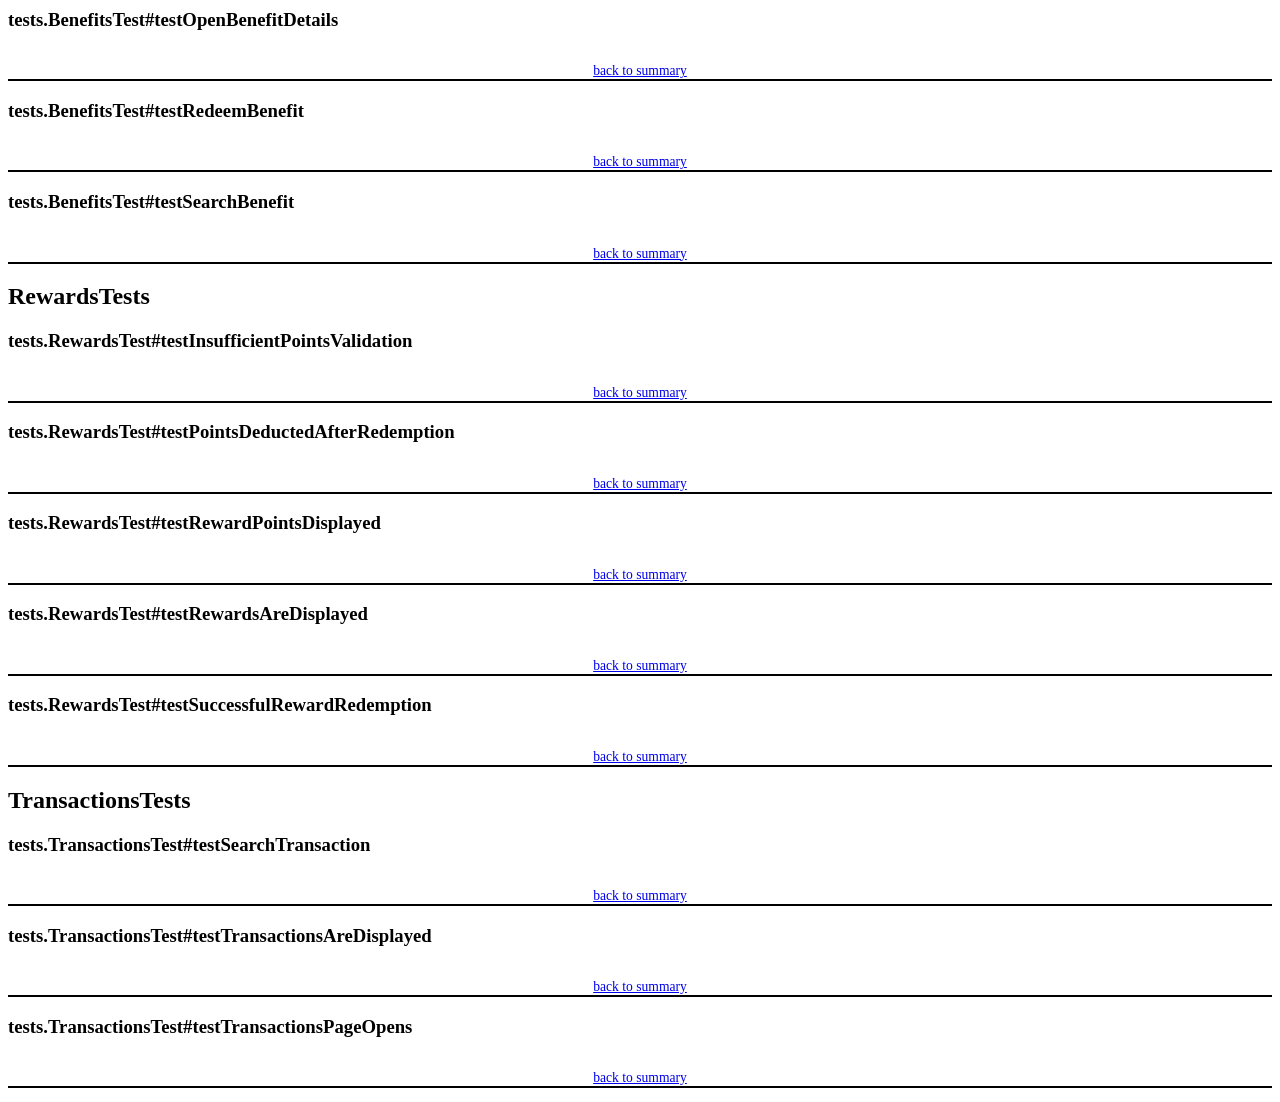
<file: automation/target/surefire-reports/emailable-report.html>
<!DOCTYPE html PUBLIC "-//W3C//DTD XHTML 1.1//EN" "https://www.w3.org/TR/xhtml11/DTD/xhtml11.dtd">
<html xmlns="https://www.w3.org/1999/xhtml">
<head>
<meta http-equiv="content-type" content="text/html; charset=UTF-8"/>
<title>TestNG Report</title>
<style type="text/css">table {margin-bottom:10px;border-collapse:collapse;empty-cells:show}th,td {border:1px solid #009;padding:.25em .5em}th {vertical-align:bottom}td {vertical-align:top}table a {font-weight:bold}.stripe td {background-color: #E6EBF9}.num {text-align:right}.passedodd td {background-color: #3F3}.passedeven td {background-color: #0A0}.skippedodd td {background-color: #DDD}.skippedeven td {background-color: #CCC}.failedodd td,.attn {background-color: #F33}.failedeven td,.stripe .attn {background-color: #D00}.stacktrace {white-space:pre;font-family:monospace}.totop {font-size:85%;text-align:center;border-bottom:2px solid #000}.invisible {display:none}</style>
</head>
<body>
<table>
<tr><th>Test</th><th># Passed</th><th># Skipped</th><th># Retried</th><th># Failed</th><th>Time (ms)</th><th>Included Groups</th><th>Excluded Groups</th></tr>
<tr><th colspan="8">EmployeeBenefitsPortalSuite</th></tr>
<tr><td><a href="#t0">LoginTests</a></td><td class="num">4</td><td class="num">0</td><td class="num">0</td><td class="num">0</td><td class="num">9,453</td><td></td><td></td></tr>
<tr class="stripe"><td><a href="#t1">BenefitsTests</a></td><td class="num">6</td><td class="num">0</td><td class="num">0</td><td class="num">0</td><td class="num">12,592</td><td></td><td></td></tr>
<tr><td><a href="#t2">RewardsTests</a></td><td class="num">5</td><td class="num">0</td><td class="num">0</td><td class="num">0</td><td class="num">10,732</td><td></td><td></td></tr>
<tr class="stripe"><td><a href="#t3">TransactionsTests</a></td><td class="num">3</td><td class="num">0</td><td class="num">0</td><td class="num">0</td><td class="num">6,071</td><td></td><td></td></tr>
<tr><th>Total</th><th class="num">18</th><th class="num">0</th><th class="num">0</th><th class="num">0</th><th class="num">38,848</th><th colspan="2"></th></tr>
</table>
<table id='summary'><thead><tr><th>Class</th><th>Method</th><th>Start</th><th>Time (ms)</th></tr></thead><tbody><tr><th colspan="4">EmployeeBenefitsPortalSuite</th></tr></tbody><tbody id="t0"><tr><th colspan="4">LoginTests &#8212; passed</th></tr><tr class="passedeven"><td rowspan="4">tests.LoginTest</td><td><a href="#m0">testInvalidPassword</a></td><td rowspan="1">1789682628039</td><td rowspan="1">844</td></tr><tr class="passedeven"><td><a href="#m1">testInvalidUsername</a></td><td rowspan="1">1789682630104</td><td rowspan="1">768</td></tr><tr class="passedeven"><td><a href="#m2">testLogout</a></td><td rowspan="1">1789682632139</td><td rowspan="1">962</td></tr><tr class="passedeven"><td><a href="#m3">testSuccessfulLogin</a></td><td rowspan="1">1789682634177</td><td rowspan="1">739</td></tr></tbody>
<tbody id="t1"><tr><th colspan="4">BenefitsTests &#8212; passed</th></tr><tr class="passedeven"><td rowspan="6">tests.BenefitsTest</td><td><a href="#m4">testBenefitsAreDisplayed</a></td><td rowspan="1">1789682636636</td><td rowspan="1">35</td></tr><tr class="passedeven"><td><a href="#m5">testBenefitsPageOpens</a></td><td rowspan="1">1789682638670</td><td rowspan="1">53</td></tr><tr class="passedeven"><td><a href="#m6">testFilterByCategory</a></td><td rowspan="1">1789682640482</td><td rowspan="1">301</td></tr><tr class="passedeven"><td><a href="#m7">testOpenBenefitDetails</a></td><td rowspan="1">1789682642629</td><td rowspan="1">291</td></tr><tr class="passedeven"><td><a href="#m8">testRedeemBenefit</a></td><td rowspan="1">1789682644765</td><td rowspan="1">281</td></tr><tr class="passedeven"><td><a href="#m9">testSearchBenefit</a></td><td rowspan="1">1789682647140</td><td rowspan="1">200</td></tr></tbody>
<tbody id="t2"><tr><th colspan="4">RewardsTests &#8212; passed</th></tr><tr class="passedeven"><td rowspan="5">tests.RewardsTest</td><td><a href="#m10">testInsufficientPointsValidation</a></td><td rowspan="1">1789682649768</td><td rowspan="1">317</td></tr><tr class="passedeven"><td><a href="#m11">testPointsDeductedAfterRedemption</a></td><td rowspan="1">1789682651786</td><td rowspan="1">214</td></tr><tr class="passedeven"><td><a href="#m12">testRewardPointsDisplayed</a></td><td rowspan="1">1789682653955</td><td rowspan="1">50</td></tr><tr class="passedeven"><td><a href="#m13">testRewardsAreDisplayed</a></td><td rowspan="1">1789682655961</td><td rowspan="1">193</td></tr><tr class="passedeven"><td><a href="#m14">testSuccessfulRewardRedemption</a></td><td rowspan="1">1789682658131</td><td rowspan="1">126</td></tr></tbody>
<tbody id="t3"><tr><th colspan="4">TransactionsTests &#8212; passed</th></tr><tr class="passedeven"><td rowspan="3">tests.TransactionsTest</td><td><a href="#m15">testSearchTransaction</a></td><td rowspan="1">1789682660056</td><td rowspan="1">111</td></tr><tr class="passedeven"><td><a href="#m16">testTransactionsAreDisplayed</a></td><td rowspan="1">1789682662124</td><td rowspan="1">73</td></tr><tr class="passedeven"><td><a href="#m17">testTransactionsPageOpens</a></td><td rowspan="1">1789682664241</td><td rowspan="1">51</td></tr></tbody>
</table>
<h2>LoginTests</h2><h3 id="m0">tests.LoginTest#testInvalidPassword</h3><table class="result"><tr><th class="invisible"/></tr></table><p class="totop"><a href="#summary">back to summary</a></p>
<h3 id="m1">tests.LoginTest#testInvalidUsername</h3><table class="result"><tr><th class="invisible"/></tr></table><p class="totop"><a href="#summary">back to summary</a></p>
<h3 id="m2">tests.LoginTest#testLogout</h3><table class="result"><tr><th class="invisible"/></tr></table><p class="totop"><a href="#summary">back to summary</a></p>
<h3 id="m3">tests.LoginTest#testSuccessfulLogin</h3><table class="result"><tr><th class="invisible"/></tr></table><p class="totop"><a href="#summary">back to summary</a></p>
<h2>BenefitsTests</h2><h3 id="m4">tests.BenefitsTest#testBenefitsAreDisplayed</h3><table class="result"><tr><th class="invisible"/></tr></table><p class="totop"><a href="#summary">back to summary</a></p>
<h3 id="m5">tests.BenefitsTest#testBenefitsPageOpens</h3><table class="result"><tr><th class="invisible"/></tr></table><p class="totop"><a href="#summary">back to summary</a></p>
<h3 id="m6">tests.BenefitsTest#testFilterByCategory</h3><table class="result"><tr><th class="invisible"/></tr></table><p class="totop"><a href="#summary">back to summary</a></p>
<h3 id="m7">tests.BenefitsTest#testOpenBenefitDetails</h3><table class="result"><tr><th class="invisible"/></tr></table><p class="totop"><a href="#summary">back to summary</a></p>
<h3 id="m8">tests.BenefitsTest#testRedeemBenefit</h3><table class="result"><tr><th class="invisible"/></tr></table><p class="totop"><a href="#summary">back to summary</a></p>
<h3 id="m9">tests.BenefitsTest#testSearchBenefit</h3><table class="result"><tr><th class="invisible"/></tr></table><p class="totop"><a href="#summary">back to summary</a></p>
<h2>RewardsTests</h2><h3 id="m10">tests.RewardsTest#testInsufficientPointsValidation</h3><table class="result"><tr><th class="invisible"/></tr></table><p class="totop"><a href="#summary">back to summary</a></p>
<h3 id="m11">tests.RewardsTest#testPointsDeductedAfterRedemption</h3><table class="result"><tr><th class="invisible"/></tr></table><p class="totop"><a href="#summary">back to summary</a></p>
<h3 id="m12">tests.RewardsTest#testRewardPointsDisplayed</h3><table class="result"><tr><th class="invisible"/></tr></table><p class="totop"><a href="#summary">back to summary</a></p>
<h3 id="m13">tests.RewardsTest#testRewardsAreDisplayed</h3><table class="result"><tr><th class="invisible"/></tr></table><p class="totop"><a href="#summary">back to summary</a></p>
<h3 id="m14">tests.RewardsTest#testSuccessfulRewardRedemption</h3><table class="result"><tr><th class="invisible"/></tr></table><p class="totop"><a href="#summary">back to summary</a></p>
<h2>TransactionsTests</h2><h3 id="m15">tests.TransactionsTest#testSearchTransaction</h3><table class="result"><tr><th class="invisible"/></tr></table><p class="totop"><a href="#summary">back to summary</a></p>
<h3 id="m16">tests.TransactionsTest#testTransactionsAreDisplayed</h3><table class="result"><tr><th class="invisible"/></tr></table><p class="totop"><a href="#summary">back to summary</a></p>
<h3 id="m17">tests.TransactionsTest#testTransactionsPageOpens</h3><table class="result"><tr><th class="invisible"/></tr></table><p class="totop"><a href="#summary">back to summary</a></p>
</body>
</html>
</file>
<file: frontend/css/style.css>
/* ============================================================
   Employee Benefits Portal — Shared Stylesheet
   Palette: Deep navy (#1E3A5F) + Slate (#4A5568) + Teal accent
   (#0F9B8E) + warm amber for alerts (#C77D00) + off-white bg
   ============================================================ */

:root {
  --navy: #1E3A5F;
  --navy-dark: #142A45;
  --slate: #4A5568;
  --teal: #0F9B8E;
  --teal-dark: #0B7D72;
  --amber: #C77D00;
  --red: #B3261E;
  --bg: #F6F7F9;
  --card-bg: #FFFFFF;
  --border: #E1E5EA;
  --text: #1F2933;
  --text-muted: #6B7280;
  --radius: 10px;
  --shadow: 0 1px 3px rgba(20, 42, 69, 0.08), 0 1px 2px rgba(20, 42, 69, 0.06);
  --shadow-lg: 0 8px 24px rgba(20, 42, 69, 0.12);
}

* { box-sizing: border-box; }

html, body {
  margin: 0;
  padding: 0;
  height: 100%;
}

body {
  font-family: -apple-system, "Segoe UI", Roboto, "Helvetica Neue", Arial, sans-serif;
  background: var(--bg);
  color: var(--text);
  line-height: 1.5;
}

a { color: inherit; text-decoration: none; }

button {
  font-family: inherit;
  cursor: pointer;
  border: none;
  border-radius: 8px;
  font-size: 0.95rem;
  transition: background 0.15s ease, transform 0.05s ease;
}
button:active { transform: translateY(1px); }

input, select {
  font-family: inherit;
  font-size: 0.95rem;
  padding: 10px 12px;
  border: 1px solid var(--border);
  border-radius: 8px;
  background: #fff;
  color: var(--text);
}
input:focus, select:focus, button:focus-visible {
  outline: 2px solid var(--teal);
  outline-offset: 1px;
}

.hidden { display: none !important; }

/* ---------- Login Page ---------- */
.login-wrapper {
  min-height: 100vh;
  display: flex;
  align-items: center;
  justify-content: center;
  background: linear-gradient(160deg, var(--navy) 0%, var(--navy-dark) 55%, #0E1E33 100%);
  padding: 24px;
}

.login-card {
  background: var(--card-bg);
  width: 100%;
  max-width: 380px;
  border-radius: var(--radius);
  box-shadow: var(--shadow-lg);
  padding: 36px 32px 28px;
}

.login-brand {
  display: flex;
  align-items: center;
  gap: 10px;
  margin-bottom: 6px;
}

.login-brand .logo-mark {
  width: 34px;
  height: 34px;
  border-radius: 8px;
  background: var(--teal);
  color: #fff;
  display: flex;
  align-items: center;
  justify-content: center;
  font-weight: 700;
  font-size: 1.05rem;
}

.login-brand h1 {
  font-size: 1.15rem;
  margin: 0;
  color: var(--navy);
}

.login-card p.subtitle {
  color: var(--text-muted);
  font-size: 0.88rem;
  margin: 0 0 22px;
}

.field-group { margin-bottom: 16px; }

.field-group label {
  display: block;
  font-size: 0.82rem;
  font-weight: 600;
  color: var(--slate);
  margin-bottom: 6px;
}

.field-group input { width: 100%; }

.login-btn {
  width: 100%;
  background: var(--navy);
  color: #fff;
  padding: 11px;
  font-weight: 600;
  margin-top: 6px;
}
.login-btn:hover { background: var(--navy-dark); }

.error-message {
  background: #FDECEC;
  color: var(--red);
  border: 1px solid #F3C6C4;
  padding: 9px 12px;
  border-radius: 8px;
  font-size: 0.85rem;
  margin-bottom: 14px;
}

.demo-hint {
  margin-top: 18px;
  font-size: 0.78rem;
  color: var(--text-muted);
  background: #F1F5F4;
  border-radius: 8px;
  padding: 10px 12px;
}
.demo-hint code { color: var(--teal-dark); font-weight: 600; }

/* ---------- App Shell (Dashboard / Benefits / Rewards / Transactions) ---------- */
.app-shell { display: flex; min-height: 100vh; }

.sidebar {
  width: 220px;
  background: var(--navy);
  color: #E8ECF1;
  flex-shrink: 0;
  display: flex;
  flex-direction: column;
  padding: 22px 0;
}

.sidebar .brand {
  display: flex;
  align-items: center;
  gap: 10px;
  padding: 0 20px 20px;
  border-bottom: 1px solid rgba(255,255,255,0.1);
  margin-bottom: 14px;
}
.sidebar .brand .logo-mark {
  width: 30px; height: 30px; border-radius: 7px;
  background: var(--teal); color: #fff;
  display: flex; align-items: center; justify-content: center;
  font-weight: 700; font-size: 0.95rem;
}
.sidebar .brand span { font-weight: 600; font-size: 0.95rem; }

.nav-menu { list-style: none; margin: 0; padding: 0; flex: 1; }
.nav-menu li { margin: 2px 10px; }
.nav-menu a, .nav-menu button.nav-link {
  display: block;
  width: 100%;
  text-align: left;
  padding: 10px 14px;
  border-radius: 8px;
  color: #C6D0DC;
  font-size: 0.9rem;
  background: transparent;
}
.nav-menu a:hover, .nav-menu button.nav-link:hover { background: rgba(255,255,255,0.08); color: #fff; }
.nav-menu a.active { background: var(--teal); color: #fff; font-weight: 600; }

.sidebar-footer { padding: 0 20px; }
.logout-btn {
  width: 100%;
  background: rgba(255,255,255,0.08);
  color: #F0D3D1;
  padding: 10px;
  font-size: 0.88rem;
}
.logout-btn:hover { background: #7A2620; color: #fff; }

.main-content {
  flex: 1;
  padding: 30px 40px 50px;
  max-width: 1080px;
}

.page-header { margin-bottom: 26px; }
.page-header h2 { margin: 0 0 4px; color: var(--navy); font-size: 1.5rem; }
.page-header p { margin: 0; color: var(--text-muted); font-size: 0.92rem; }

/* Stat cards */
.stat-grid {
  display: grid;
  grid-template-columns: repeat(auto-fit, minmax(200px, 1fr));
  gap: 16px;
  margin-bottom: 30px;
}
.stat-card {
  background: var(--card-bg);
  border-radius: var(--radius);
  box-shadow: var(--shadow);
  padding: 18px 20px;
  border-left: 4px solid var(--teal);
}
.stat-card .stat-label {
  font-size: 0.78rem;
  text-transform: uppercase;
  letter-spacing: 0.04em;
  color: var(--text-muted);
  font-weight: 600;
}
.stat-card .stat-value {
  font-size: 1.7rem;
  font-weight: 700;
  color: var(--navy);
  margin-top: 4px;
}

.section-title {
  font-size: 1.05rem;
  color: var(--navy);
  margin: 0 0 14px;
  font-weight: 700;
}

/* Tables */
.data-table { width: 100%; border-collapse: collapse; background: var(--card-bg); border-radius: var(--radius); overflow: hidden; box-shadow: var(--shadow); }
.data-table th, .data-table td { padding: 12px 16px; text-align: left; font-size: 0.9rem; }
.data-table thead th { background: #EEF2F6; color: var(--slate); font-weight: 600; font-size: 0.78rem; text-transform: uppercase; letter-spacing: 0.03em; }
.data-table tbody tr { border-top: 1px solid var(--border); }
.data-table tbody tr:hover { background: #FAFBFC; }

.status-badge {
  display: inline-block;
  padding: 3px 10px;
  border-radius: 999px;
  font-size: 0.78rem;
  font-weight: 600;
}
.status-success { background: #E4F5F2; color: var(--teal-dark); }
.status-failed { background: #FDECEC; color: var(--red); }

/* Filters row */
.filters-row {
  display: flex;
  gap: 12px;
  margin-bottom: 20px;
  flex-wrap: wrap;
}
.filters-row input[type="text"] { flex: 1; min-width: 220px; }
.filters-row select { min-width: 180px; }

/* Benefit / Reward cards */
.card-grid {
  display: grid;
  grid-template-columns: repeat(auto-fill, minmax(250px, 1fr));
  gap: 18px;
}

.benefit-card, .reward-card {
  background: var(--card-bg);
  border-radius: var(--radius);
  box-shadow: var(--shadow);
  padding: 18px;
  display: flex;
  flex-direction: column;
  gap: 8px;
}

.benefit-category-tag {
  align-self: flex-start;
  font-size: 0.72rem;
  font-weight: 700;
  text-transform: uppercase;
  letter-spacing: 0.03em;
  color: var(--teal-dark);
  background: #E4F5F2;
  padding: 3px 9px;
  border-radius: 999px;
}

.benefit-name, .reward-name { font-size: 1.02rem; font-weight: 700; color: var(--navy); margin: 0; }
.benefit-discount { color: var(--amber); font-weight: 700; font-size: 0.95rem; }
.benefit-description, .reward-cost { color: var(--text-muted); font-size: 0.85rem; flex: 1; }

.redeem-btn {
  background: var(--teal);
  color: #fff;
  padding: 9px 14px;
  font-weight: 600;
  align-self: flex-start;
}
.redeem-btn:hover { background: var(--teal-dark); }
.redeem-btn:disabled { background: #C9CFD6; cursor: not-allowed; }

.details-btn {
  background: transparent;
  color: var(--navy);
  border: 1px solid var(--border);
  padding: 8px 12px;
  font-size: 0.85rem;
  align-self: flex-start;
}
.details-btn:hover { background: #EEF2F6; }

.card-actions { display: flex; gap: 8px; margin-top: auto; }

.no-results { color: var(--text-muted); font-style: italic; padding: 20px 0; }

/* Toast / inline message */
.inline-message {
  padding: 11px 16px;
  border-radius: 8px;
  font-size: 0.9rem;
  margin-bottom: 18px;
}
.inline-message.success { background: #E4F5F2; color: var(--teal-dark); border: 1px solid #BFE6E1; }
.inline-message.error { background: #FDECEC; color: var(--red); border: 1px solid #F3C6C4; }

/* Modal */
.modal-overlay {
  position: fixed;
  inset: 0;
  background: rgba(15, 25, 40, 0.5);
  display: flex;
  align-items: center;
  justify-content: center;
  z-index: 50;
}
.modal-box {
  background: #fff;
  border-radius: var(--radius);
  padding: 26px;
  width: 100%;
  max-width: 420px;
  box-shadow: var(--shadow-lg);
}
.modal-box h3 { margin: 0 0 10px; color: var(--navy); }
.modal-close-btn {
  margin-top: 18px;
  background: var(--navy);
  color: #fff;
  padding: 9px 16px;
  font-weight: 600;
}

@media (max-width: 760px) {
  .app-shell { flex-direction: column; }
  .sidebar { width: 100%; }
  .main-content { padding: 24px 18px 40px; }
}
</file>
<file: automation/target/surefire-reports/testng-reports1.css>
body {
    background-color: whitesmoke;
    margin: 0 0 5px 5px;
}
ul {
     margin-top: 10px;
     margin-left:-10px;
}
 li {
     font-family: "Helvetica Neue", Helvetica, Arial, sans-serif;
     padding:5px 5px;
 }
 a {
     text-decoration: none;
     color: black;
     font-size: 14px;
 }

 a:hover {
    color:black ;
    text-decoration: underline;
 }

 .navigator-selected {
     /* #ffa500; Mouse hover color after click Orange.*/
     background:#027368
 }

 .wrapper {
     position: absolute;
     top: 60px;
     bottom: 0;
     left: 400px;
     right: 0;
     margin-right:9px;
     overflow: auto;/*imortant*/
 }

 .navigator-root {
     position: absolute;
     top: 60px;
     bottom: 0;
     left: 0;
     width: 400px;
     overflow-y: auto;/*important*/
 }

 .suite {
     margin: -5px 10px 10px 5px;
     background-color: whitesmoke ;/*Colour of the left bside box*/
 }

 .suite-name {
     font-size: 24px;
     font-family: "Helvetica Neue", Helvetica, Arial, sans-serif;/*All TEST SUITE*/
     color: white;
 }

 .main-panel-header {
     padding: 5px;
     background-color: #027368; /*afeeee*/;
     font-family: "Helvetica Neue", Helvetica, Arial, sans-serif;
     color:white;
     font-size: 18px;
 }

 .main-panel-content {
     padding: 5px;
     margin-bottom: 10px;
     background-color: #CCD0D1; /*d0ffff*/; /*Belongs to backGround of rightSide boxes*/
 }

 .rounded-window {
     border-style: dotted;
     border-width: 1px;/*Border of left Side box*/
     background-color: whitesmoke;
     border-radius: 10px;
 }

 .rounded-window-top {
     border-top-right-radius: 10px 10px;
     border-top-left-radius: 10px 10px;
     border-style: solid;
     border-width: 1px;
     overflow: auto;/*Top of RightSide box*/
 }

 .light-rounded-window-top {
     background-color: #027368;
     padding-left:120px;
     border-radius: 10px;

 }

 .rounded-window-bottom {
     border-bottom-right-radius: 10px 10px;
     border-bottom-left-radius: 10px 10px;
     overflow: auto;/*Bottom of rightSide box*/
 }

 .method-name {
     font-size: 14px;
     font-family: "Helvetica Neue", Helvetica, Arial, sans-serif;
     font-weight: bold;
 }

 .method-content {
     border-style: solid;
     border-width: 0 0 1px 0;
     margin-bottom: 10px;
     padding-bottom: 5px;
     width: 100%;
 }

 .parameters {
     font-size: 14px;
     font-family: "Helvetica Neue", Helvetica, Arial, sans-serif;
 }

 .stack-trace {
     white-space: pre;
     font-family: "Helvetica Neue", Helvetica, Arial, sans-serif;
     font-size: 12px;
     font-weight: bold;
     margin-top: 0;
     margin-left: 20px; /*Error Stack Trace Message*/
 }

 .testng-xml {
    font-family: "Helvetica Neue", Helvetica, Arial, sans-serif;
 }

 .method-list-content {
     margin-left: 10px;
 }

 .navigator-suite-content {
     margin-left: 10px;
     font: 12px 'Lucida Grande';
 }

 .suite-section-title {
     font-family: "Helvetica Neue", Helvetica, Arial, sans-serif;
     font-size: 14px;
     font-weight:bold;
     background-color: #8C8887;
     margin-left: -10px;
     margin-top:10px;
     padding:6px;
 }

 .suite-section-content {
     list-style-image: url(bullet_point.png);
     background-color: whitesmoke;
     font-family: "Helvetica Neue", Helvetica, Arial, sans-serif;
     overflow: hidden;
 }

 .top-banner-root {
     position: absolute;
     top: 0;
     height: 45px;
     left: 0;
     right: 0;
     padding: 5px;
     margin: 0 0 5px 0;
     background-color: #027368;
     font-family: "Helvetica Neue", Helvetica, Arial, sans-serif;
     font-size: 18px;
     color: #fff;
     text-align: center;/*Belongs to the Top of Report*//*Status: - Completed*/
 }

 .top-banner-title-font {
     font-size: 25px;
     font-family: "Helvetica Neue", Helvetica, Arial, sans-serif;
     padding: 3px;
     float: right;
 }

 .test-name {
     font-family: "Helvetica Neue", Helvetica, Arial, sans-serif;
     font-size: 16px;
 }

 .suite-icon {
     padding: 5px;
     float: right;
     height: 20px;
 }

 .test-group {
     font: 20px 'Lucida Grande';
     margin: 5px 5px 10px 5px;
     border-width: 0 0 1px 0;
     border-style: solid;
     padding: 5px;
 }

 .test-group-name {
     font-weight: bold;
 }

 .method-in-group {
     font-size: 16px;
     margin-left: 80px;
 }

 table.google-visualization-table-table {
     width: 100%;
 }

 .reporter-method-name {
     font-size: 14px;
     font-family: "Helvetica Neue", Helvetica, Arial, sans-serif;
 }

 .reporter-method-output-div {
     padding: 5px;
     margin: 0 0 5px 20px;
     font-size: 12px;
     font-family: "Helvetica Neue", Helvetica, Arial, sans-serif;
     border-width: 0 0 0 1px;
     border-style: solid;
 }

 .ignored-class-div {
     font-size: 14px;
     font-family: "Helvetica Neue", Helvetica, Arial, sans-serif;
 }

 .ignored-methods-div {
     padding: 5px;
     margin: 0 0 5px 20px;
     font-size: 12px;
     font-family: "Helvetica Neue", Helvetica, Arial, sans-serif;
     border-width: 0 0 0 1px;
     border-style: solid;
 }

 .border-failed {
    border-radius:2px;
     border-style: solid;
     border-width: 0 0 0 10px;
     border-color: #F20505;
 }

 .border-skipped {
     border-radius:2px;
     border-style: solid;
     border-width: 0 0 0 10px;
     border-color: #F2BE22;
 }

 .border-passed {
     border-radius:2px;
     border-style: solid;
     border-width: 0 0 0 10px;
     border-color: #038C73;
 }

 .times-div {
     text-align: center;
     padding: 5px;
 }

 .suite-total-time {
     font: 16px 'Lucida Grande';
 }

 .configuration-suite {
     margin-left: 20px;
 }

 .configuration-test {
     margin-left: 40px;
 }

 .configuration-class {
     margin-left: 60px;
 }

 .configuration-method {
     margin-left: 80px;
 }

 .test-method {
     margin-left: 100px;
 }

 .chronological-class {
     background-color: #CCD0D1;
     border-width: 0 0 1px 1px;/*Chronological*/
 }

 .method-start {
     float: right;
 }

 .chronological-class-name {
     padding: 0 0 0 5px;
     margin-top:5px;
     font-family: "Helvetica Neue", Helvetica, Arial, sans-serif;
     color: #008;
 }

 .after, .before, .test-method {
     font-family: "Helvetica Neue", Helvetica, Arial, sans-serif;
     font-size: 14px;
     margin-top:5px;
 }

 .navigator-suite-header {
     font-size: 18px;
     margin: 0px 10px 10px 5px;
     padding: 5px;
     border-radius: 10px;
     background-color: #027368;
     color: white;
     font-weight:bold;
     font-family: "Helvetica Neue", Helvetica, Arial, sans-serif;
     text-align: center; /*All Suites on top of left box*//*Status: -Completed*/
 }

 .collapse-all-icon {
     padding: 3px;
     float: right;
 }
 .button{
    position: absolute;
    margin-left:500px;
    margin-top:8px;
    background-color: white;
    color:#027368;
    font-family: "Helvetica Neue", Helvetica, Arial, sans-serif;
    font-weight:bold;
    border-color:#027368;
    border-radius:25px;
    cursor: pointer;
    height:30px;
    width:150px;
    outline: none;
}
/*Author: - Akhil Gullapalli*/
</file>
<file: automation/target/surefire-reports/testng-reports.css>
body {
    margin: 0 0 5px 5px;
}

ul {
    margin: 0;
}

li {
    list-style-type: none;
}

a {
    text-decoration: none;
}

a:hover {
    text-decoration: underline;
}

.navigator-selected {
    background: #ffa500;
}

.wrapper {
    position: absolute;
    top: 60px;
    bottom: 0;
    left: 400px;
    right: 0;
    overflow: auto;
}

.navigator-root {
    position: absolute;
    top: 60px;
    bottom: 0;
    left: 0;
    width: 400px;
    overflow-y: auto;
}

.suite {
    margin: 0 10px 10px 0;
    background-color: #fff8dc;
}

.suite-name {
    padding-left: 10px;
    font-size: 25px;
    font-family: Times, sans-serif;
}

.main-panel-header {
    padding: 5px;
    background-color: #9FB4D9; /*afeeee*/;
    font-family: monospace;
    font-size: 18px;
}

.main-panel-content {
    padding: 5px;
    margin-bottom: 10px;
    background-color: #DEE8FC; /*d0ffff*/;
}

.rounded-window {
    border-radius: 10px;
    border-style: solid;
    border-width: 1px;
}

.rounded-window-top {
    border-top-right-radius: 10px 10px;
    border-top-left-radius: 10px 10px;
    border-style: solid;
    border-width: 1px;
    overflow: auto;
}

.light-rounded-window-top {
    border-top-right-radius: 10px 10px;
    border-top-left-radius: 10px 10px;
}

.rounded-window-bottom {
    border-style: solid;
    border-width: 0 1px 1px 1px;
    border-bottom-right-radius: 10px 10px;
    border-bottom-left-radius: 10px 10px;
    overflow: auto;
}

.method-name {
    font-size: 12px;
    font-family: monospace;
}

.method-content {
    border-style: solid;
    border-width: 0 0 1px 0;
    margin-bottom: 10px;
    padding-bottom: 5px;
    width: 80%;
}

.parameters {
    font-size: 14px;
    font-family: monospace;
}

.stack-trace {
    white-space: pre;
    font-family: monospace;
    font-size: 12px;
    font-weight: bold;
    margin-top: 0;
    margin-left: 20px;
}

.testng-xml {
    font-family: monospace;
}

.method-list-content {
    margin-left: 10px;
}

.navigator-suite-content {
    margin-left: 10px;
    font: 12px 'Lucida Grande';
}

.suite-section-title {
    margin-top: 10px;
    width: 80%;
    border-style: solid;
    border-width: 1px 0 0 0;
    font-family: Times, sans-serif;
    font-size: 18px;
    font-weight: bold;
}

.suite-section-content {
    list-style-image: url(bullet_point.png);
}

.top-banner-root {
    position: absolute;
    top: 0;
    height: 45px;
    left: 0;
    right: 0;
    padding: 5px;
    margin: 0 0 5px 0;
    background-color: #0066ff;
    font-family: Times, sans-serif;
    color: #fff;
    text-align: center;
}
.button{
    position: absolute;
    margin-left:500px;
    margin-top:8px;
    background-color: white;
    color:#0066ff;
    font-family: "Helvetica Neue", Helvetica, Arial, sans-serif;
    font-weight:bold;
    border-color:#0066ff ;
    border-radius:25px;
    cursor: pointer;
    height:30px;
    width:150px;
    outline:none;

}

.top-banner-title-font {
    font-size: 25px;
}

.test-name {
    font-family: 'Lucida Grande', sans-serif;
    font-size: 16px;
}

.suite-icon {
    padding: 5px;
    float: right;
    height: 20px;
}

.test-group {
    font: 20px 'Lucida Grande';
    margin: 5px 5px 10px 5px;
    border-width: 0 0 1px 0;
    border-style: solid;
    padding: 5px;
}

.test-group-name {
    font-weight: bold;
}

.method-in-group {
    font-size: 16px;
    margin-left: 80px;
}

table.google-visualization-table-table {
    width: 100%;
}

.reporter-method-name {
    font-size: 14px;
    font-family: monospace;
}

.reporter-method-output-div {
    padding: 5px;
    margin: 0 0 5px 20px;
    font-size: 12px;
    font-family: monospace;
    border-width: 0 0 0 1px;
    border-style: solid;
}

.ignored-class-div {
    font-size: 14px;
    font-family: monospace;
}

.ignored-methods-div {
    padding: 5px;
    margin: 0 0 5px 20px;
    font-size: 12px;
    font-family: monospace;
    border-width: 0 0 0 1px;
    border-style: solid;
}

.border-failed {
    border-top-left-radius: 10px 10px;
    border-bottom-left-radius: 10px 10px;
    border-style: solid;
    border-width: 0 0 0 10px;
    border-color: #f00;
}

.border-skipped {
    border-top-left-radius: 10px 10px;
    border-bottom-left-radius: 10px 10px;
    border-style: solid;
    border-width: 0 0 0 10px;
    border-color: #edc600;
}

.border-passed {
    border-top-left-radius: 10px 10px;
    border-bottom-left-radius: 10px 10px;
    border-style: solid;
    border-width: 0 0 0 10px;
    border-color: #19f52d;
}

.times-div {
    text-align: center;
    padding: 5px;
}

.suite-total-time {
    font: 16px 'Lucida Grande';
}

.configuration-suite {
    margin-left: 20px;
}

.configuration-test {
    margin-left: 40px;
}

.configuration-class {
    margin-left: 60px;
}

.configuration-method {
    margin-left: 80px;
}

.test-method {
    margin-left: 100px;
}

.chronological-class {
    background-color: skyblue;
    border-style: solid;
    border-width: 0 0 1px 1px;
}

.method-start {
    float: right;
}

.chronological-class-name {
    padding: 0 0 0 5px;
    color: #008;
}

.after, .before, .test-method {
    font-family: monospace;
    font-size: 14px;
}

.navigator-suite-header {
    font-size: 22px;
    margin: 0 10px 5px 0;
    background-color: #deb887;
    text-align: center;
}

.collapse-all-icon {
    padding: 5px;
    float: right;
}
/*retro Theme*/
</file>
